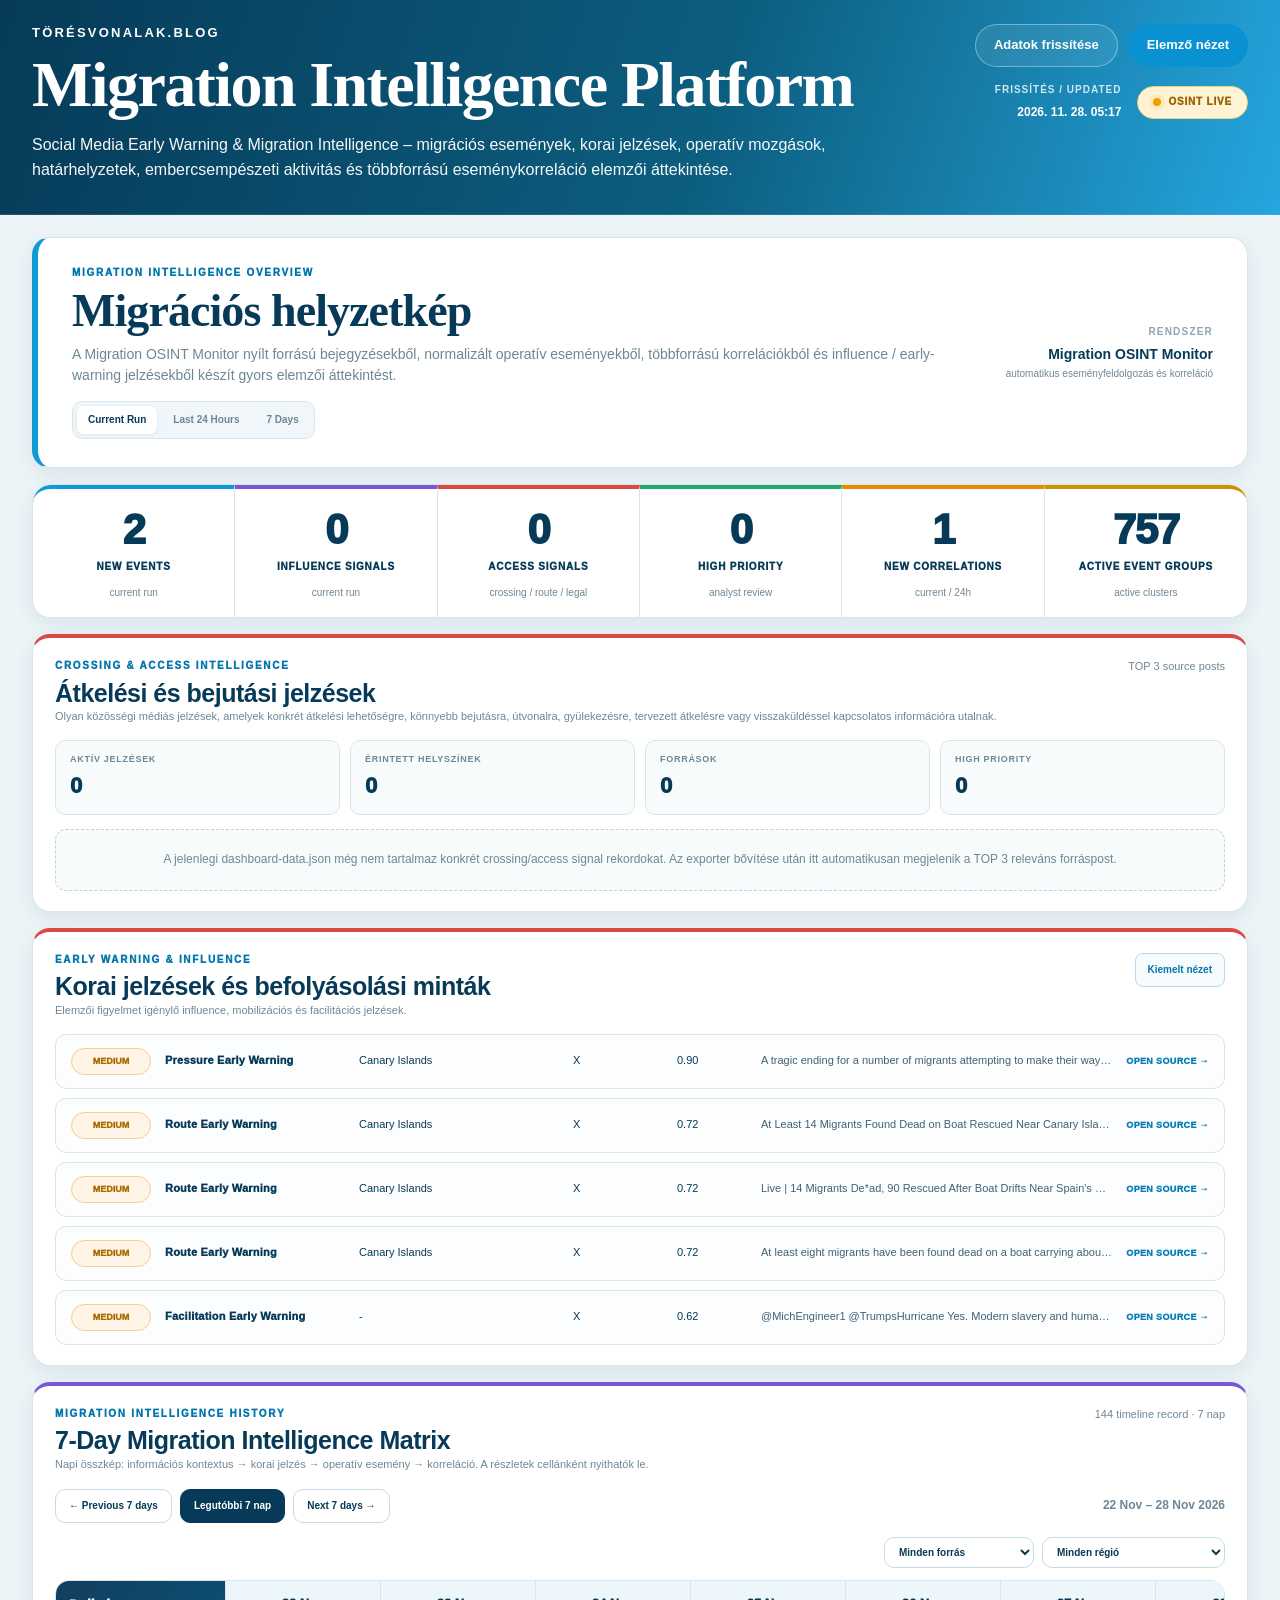
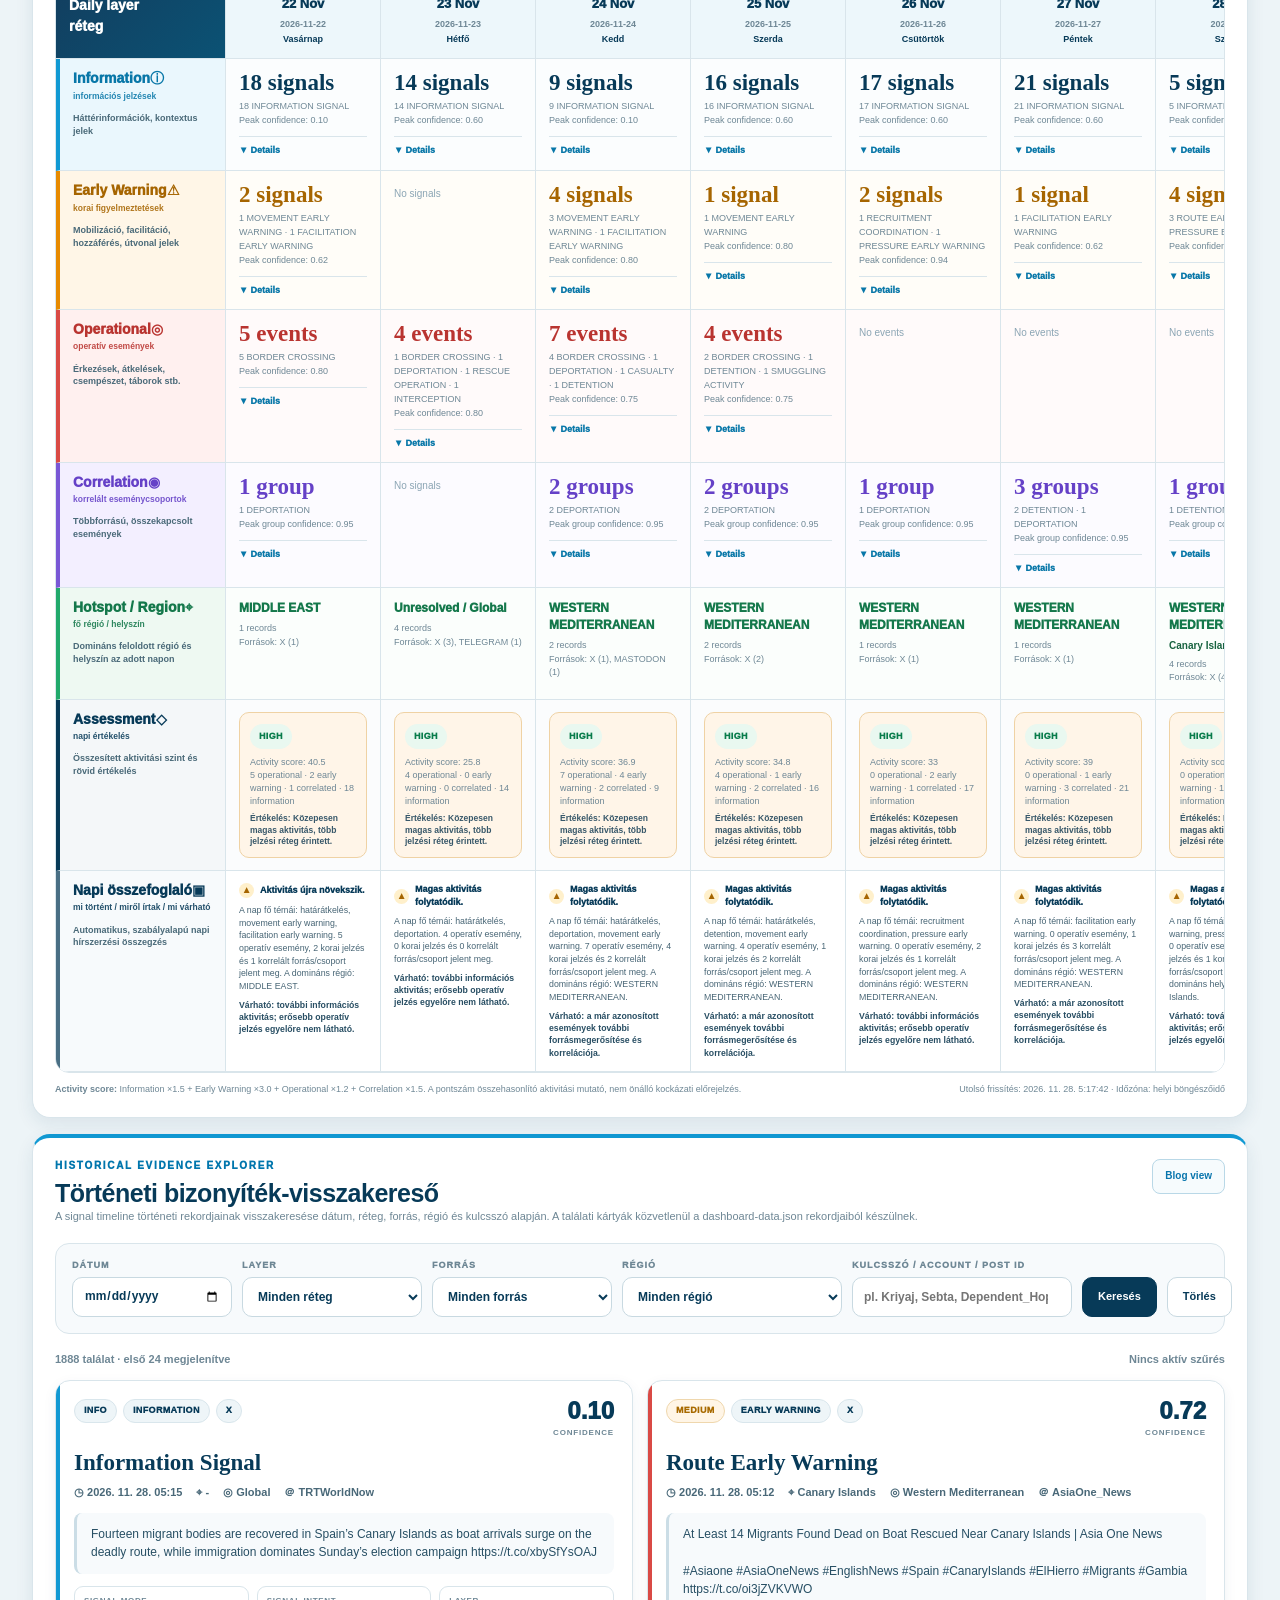
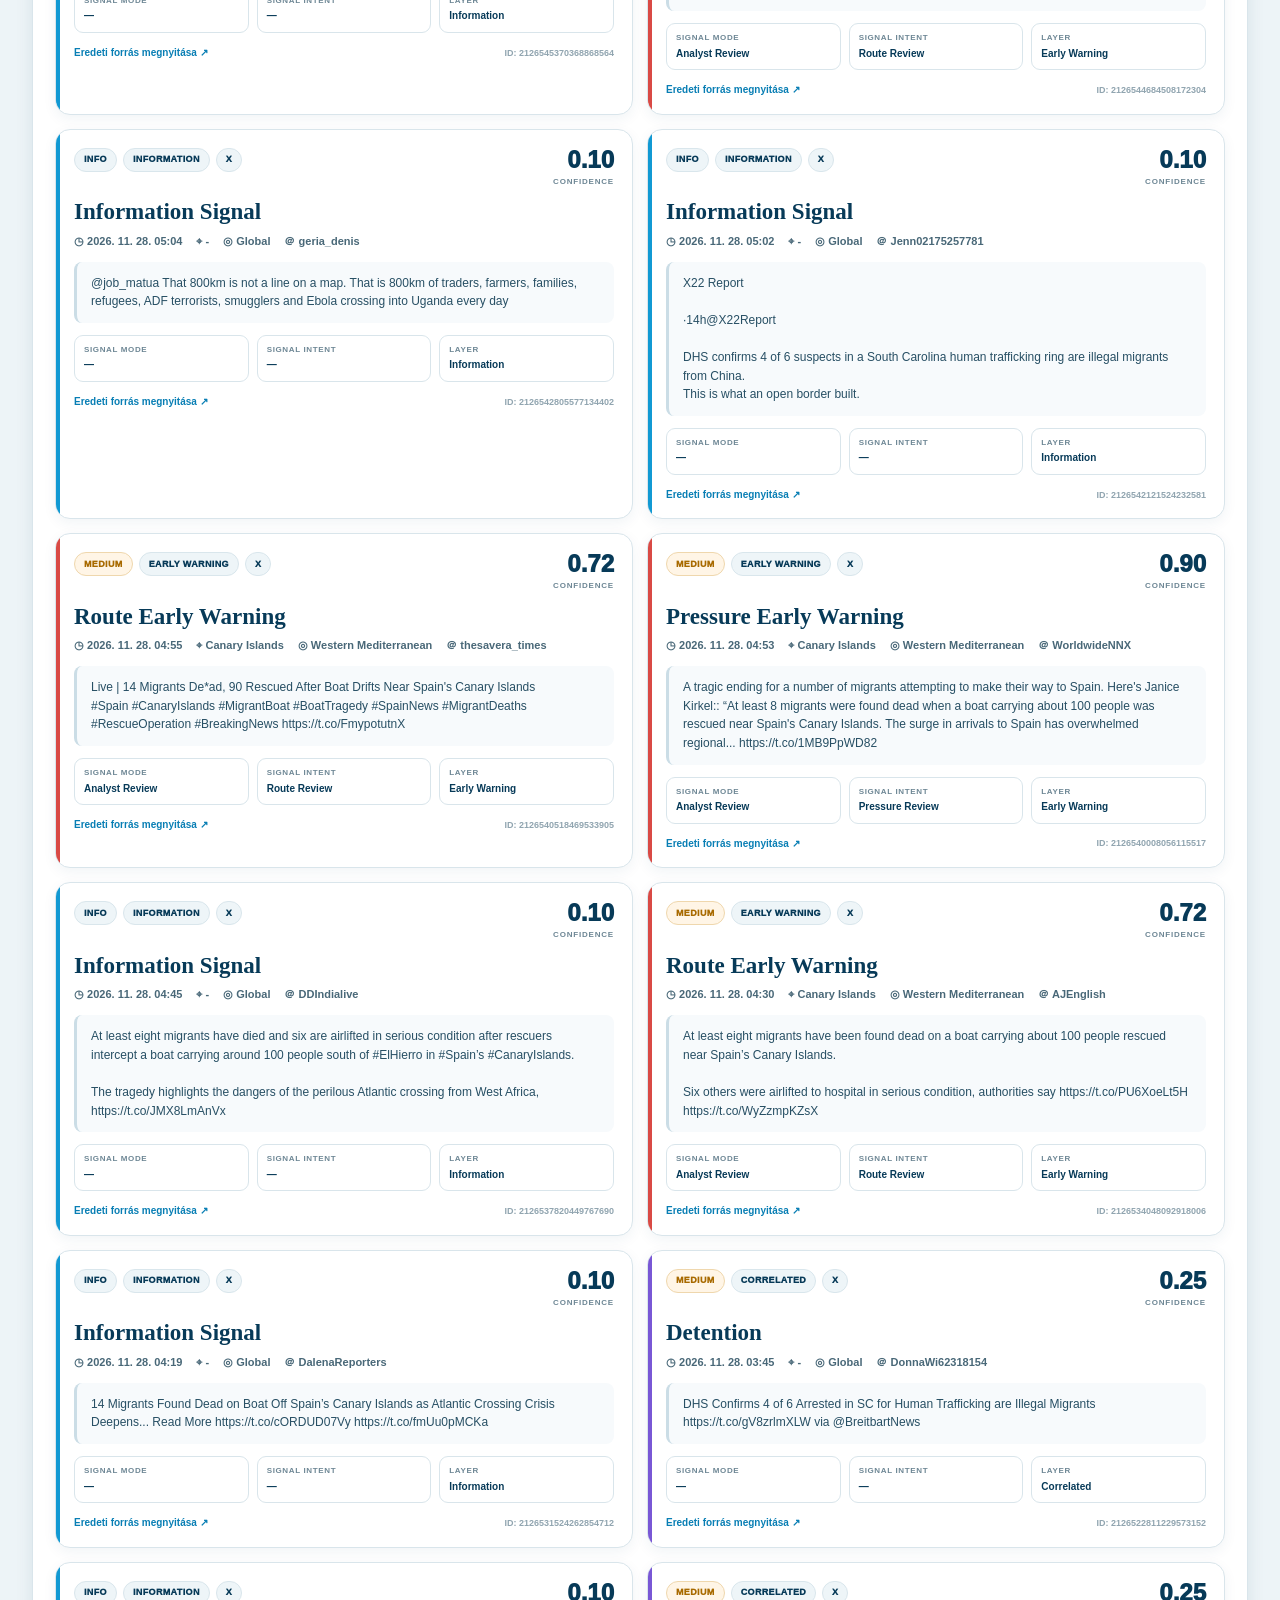
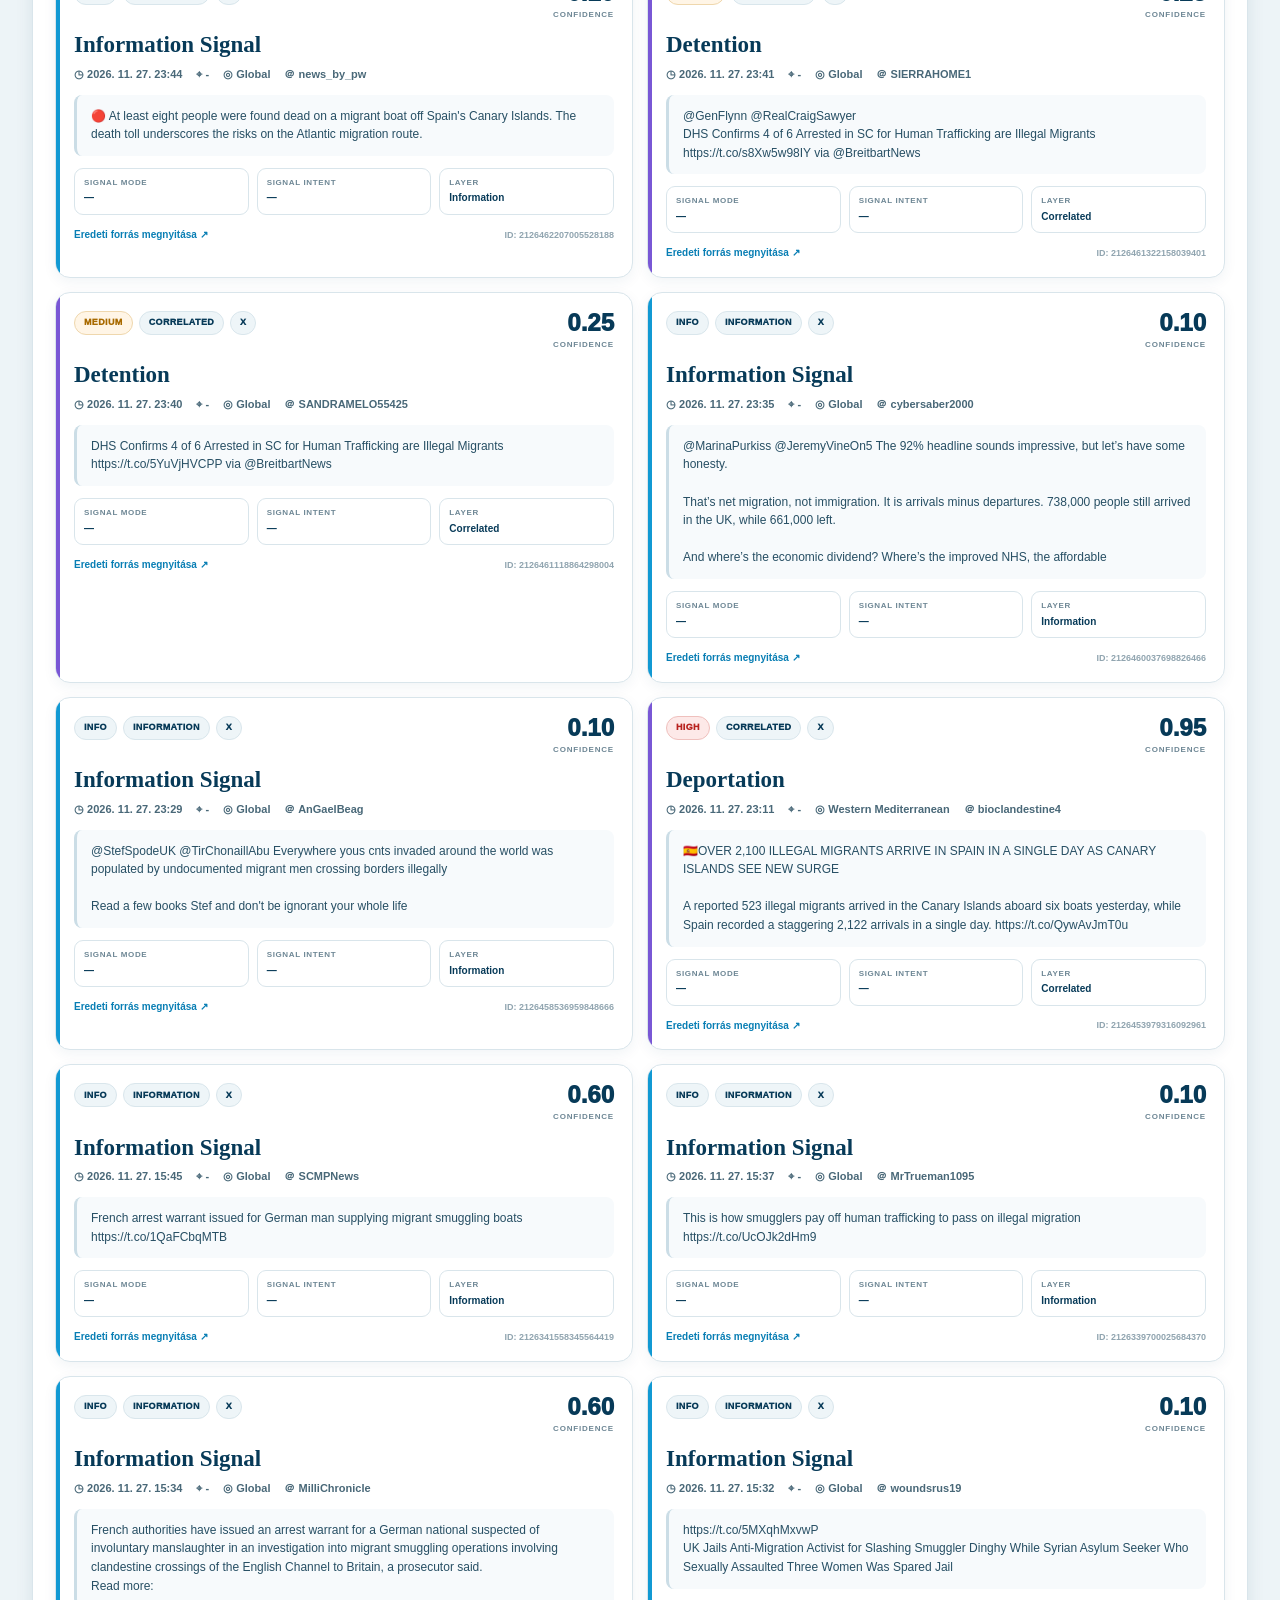
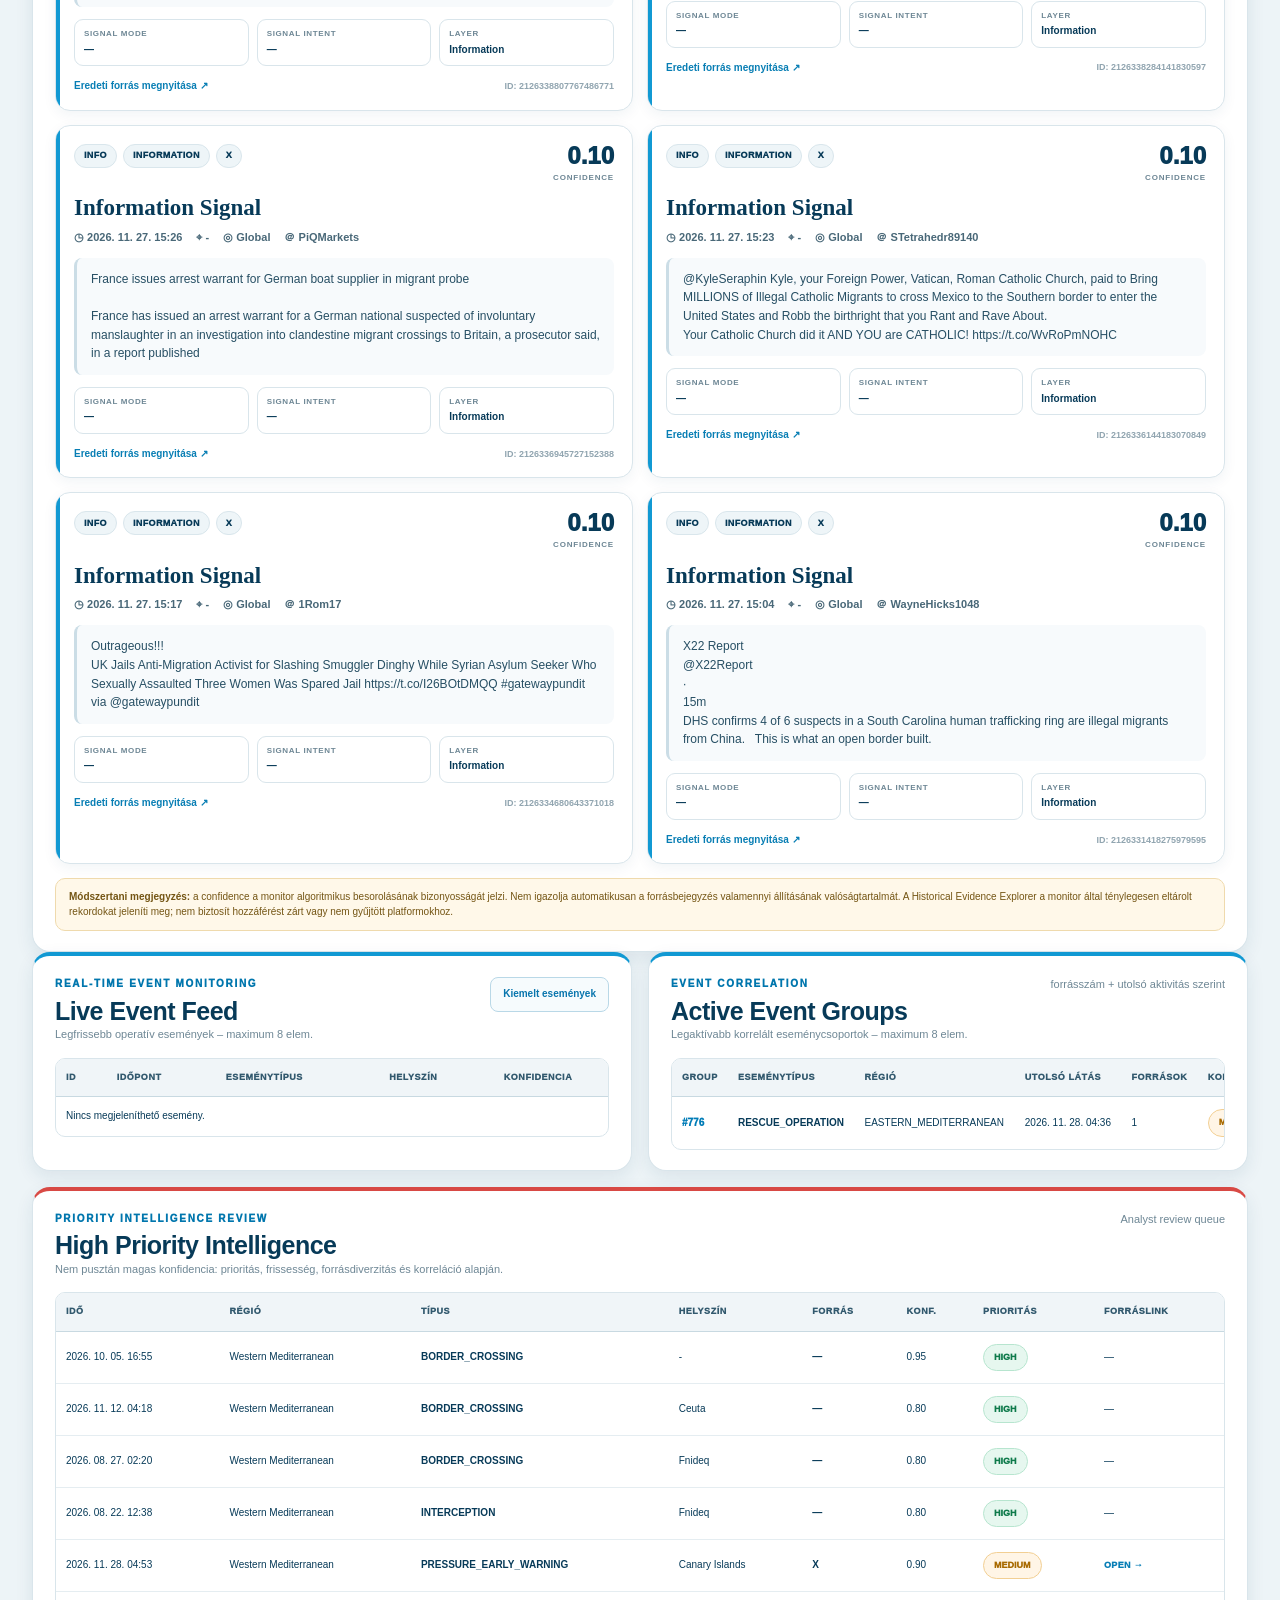
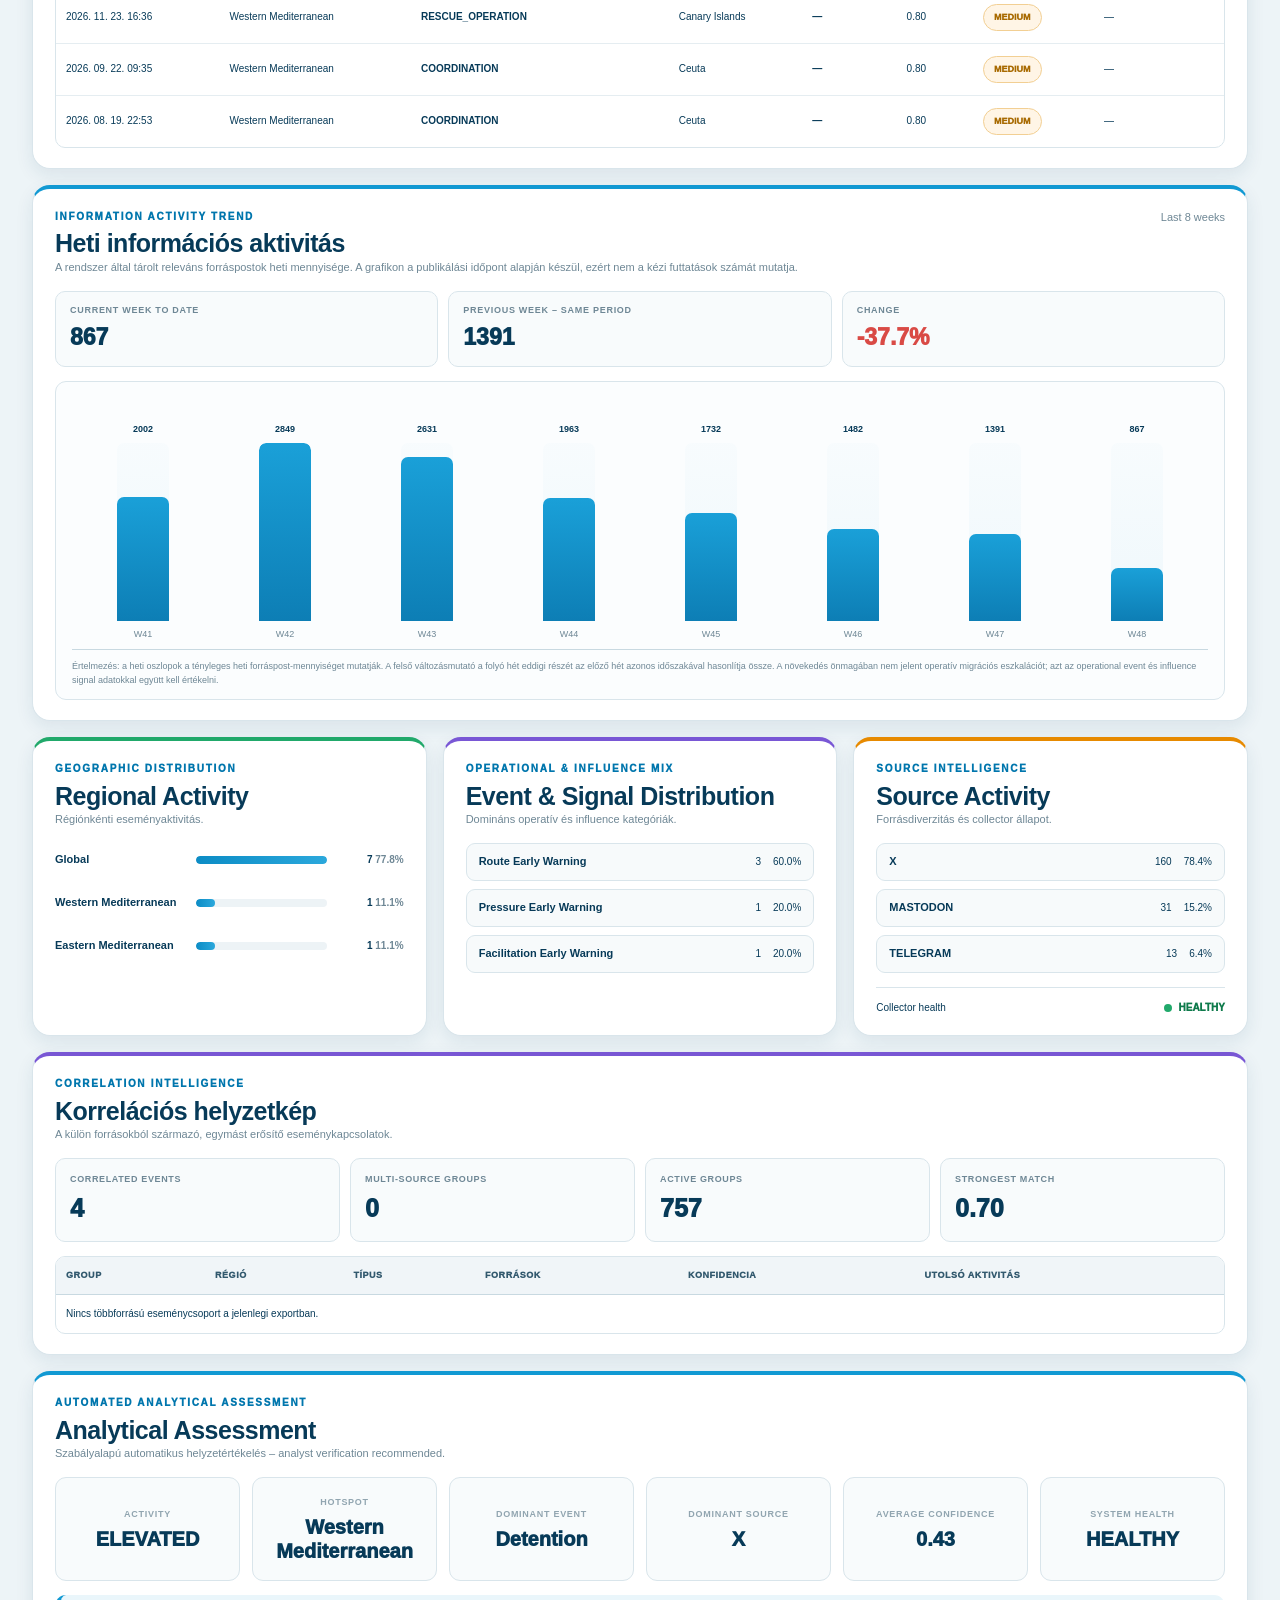
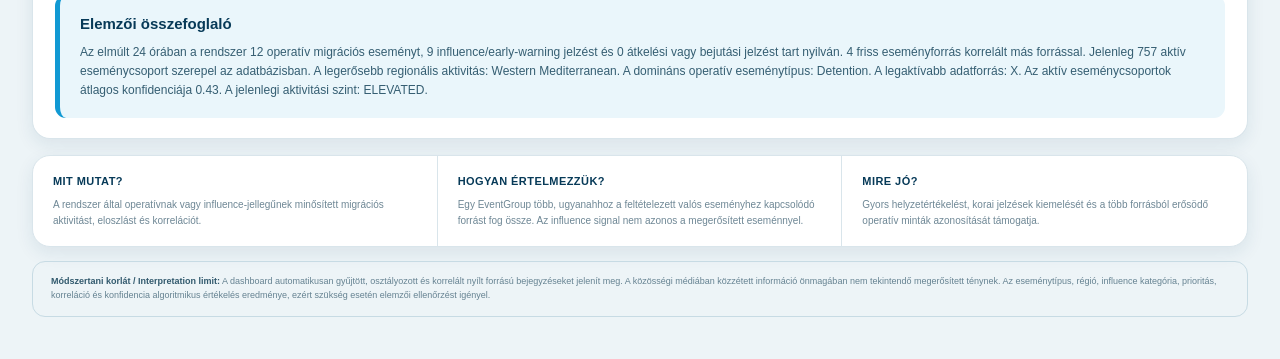
<file: index.html>
<!DOCTYPE html>
<html lang="hu">
<head>
  <meta charset="UTF-8" />
  <meta name="viewport" content="width=device-width, initial-scale=1.0" />
  <title>Migration Intelligence Platform V3 | Törésvonalak.blog</title>
  <meta name="description" content="Migration OSINT Monitor – operational migration intelligence, early warning and event correlation dashboard." />

  <style>
    :root{
      --navy:#073a58;
      --navy-2:#0b4e6d;
      --blue:#1199d3;
      --blue-2:#169fd8;
      --blue-soft:#eaf6fb;
      --green:#21a96b;
      --purple:#7957d5;
      --orange:#e78a00;
      --gold:#c89500;
      --red:#d94a45;

      --bg:#edf4f7;
      --card:#ffffff;
      --card-soft:#f7fafc;
      --line:#d9e5eb;
      --line-2:#c8d9e1;

      --text:#073a58;
      --muted:#6e8795;
      --muted-2:#91a5b0;

      --high-bg:#e6f7ef;
      --high:#0e7a4b;
      --med-bg:#fff5e6;
      --med:#a86a00;
      --low-bg:#fff0ef;
      --low:#c9322d;
      --critical-bg:#fde9e8;
      --critical:#b8231f;

      --shadow:0 6px 18px rgba(24, 70, 95, .09);
      --radius:18px;
      --radius-sm:11px;

      --max:1660px;
    }

    *{box-sizing:border-box}

    html{scroll-behavior:smooth}

    body{
      margin:0;
      background:var(--bg);
      color:var(--text);
      font-family:Inter, ui-sans-serif, -apple-system, BlinkMacSystemFont, "Segoe UI", Arial, sans-serif;
      line-height:1.45;
    }

    button, select, input{font:inherit}

    a{color:inherit}

    .shell{
      width:min(var(--max), calc(100% - 64px));
      margin:0 auto;
    }

    /* =====================================================
       HEADER
       ===================================================== */

    .topbar{
      background:linear-gradient(108deg, #063a58 0%, #0c5e7f 56%, #25a6df 100%);
      color:#fff;
      padding:24px 0 32px;
      border-bottom:1px solid rgba(255,255,255,.12);
    }

    .topbar-grid{
      display:grid;
      grid-template-columns:minmax(0, 1fr) auto;
      gap:36px;
      align-items:start;
    }

    .brand-eyebrow{
      font-size:13px;
      letter-spacing:.17em;
      font-weight:900;
      margin-bottom:10px;
    }

    h1{
      font-family:Georgia, "Times New Roman", serif;
      font-size:clamp(44px, 5vw, 74px);
      line-height:1;
      margin:0;
      letter-spacing:-.025em;
      color:#fff;
      font-weight:700;
    }

    .subtitle{
      max-width:1040px;
      margin:16px 0 0;
      font-size:16px;
      line-height:1.55;
      color:rgba(255,255,255,.96);
    }

    .header-actions{
      display:flex;
      flex-direction:column;
      align-items:flex-end;
      gap:16px;
      min-width:320px;
    }

    .action-row{
      display:flex;
      gap:10px;
      flex-wrap:wrap;
      justify-content:flex-end;
    }

    .header-btn{
      border:1px solid rgba(255,255,255,.36);
      color:#fff;
      background:rgba(255,255,255,.08);
      padding:11px 18px;
      border-radius:999px;
      font-size:13px;
      font-weight:800;
      cursor:pointer;
      transition:.18s ease;
    }

    .header-btn.primary{
      background:#0a91d1;
      border-color:#0a91d1;
    }

    .header-btn:hover{
      transform:translateY(-1px);
      background:rgba(255,255,255,.14);
    }

    .header-status{
      display:grid;
      grid-template-columns:auto auto;
      gap:7px 16px;
      align-items:center;
      text-align:right;
    }

    .status-label{
      grid-column:1;
      color:rgba(255,255,255,.8);
      letter-spacing:.1em;
      font-size:10px;
      font-weight:900;
      text-transform:uppercase;
    }

    .updated-value{
      grid-column:1;
      font-size:12px;
      font-weight:850;
    }

    .live-badge{
      grid-column:2;
      grid-row:1 / span 2;
      align-self:center;
      display:inline-flex;
      align-items:center;
      gap:7px;
      background:#fff3d5;
      color:#9a6200;
      border:1px solid #f1d07e;
      border-radius:999px;
      padding:8px 15px;
      font-size:10px;
      letter-spacing:.08em;
      font-weight:950;
    }

    .live-dot{
      width:8px;
      height:8px;
      background:#f0a000;
      border-radius:50%;
      box-shadow:0 0 0 4px rgba(240,160,0,.12);
    }

    /* =====================================================
       MAIN / COMMON
       ===================================================== */

    main{padding:22px 0 42px}

    .panel{
      background:var(--card);
      border:1px solid var(--line);
      border-radius:var(--radius);
      box-shadow:var(--shadow);
      overflow:hidden;
    }

    .accent-blue{border-top:4px solid var(--blue)}
    .accent-green{border-top:4px solid var(--green)}
    .accent-purple{border-top:4px solid var(--purple)}
    .accent-orange{border-top:4px solid var(--orange)}
    .accent-red{border-top:4px solid var(--red)}

    .hero-card{
      padding:28px 34px;
      display:grid;
      grid-template-columns:minmax(0, 1fr) auto;
      gap:28px;
      align-items:center;
      border-left:6px solid var(--blue);
      margin-bottom:16px;
    }

    .eyebrow{
      color:#0076ad;
      font-size:10px;
      letter-spacing:.17em;
      font-weight:950;
      text-transform:uppercase;
      margin-bottom:6px;
    }

    .hero-card h2{
      font-family:Georgia, "Times New Roman", serif;
      font-size:46px;
      line-height:1.03;
      margin:0 0 10px;
      color:var(--navy);
      letter-spacing:-.02em;
    }

    .hero-copy{
      margin:0;
      max-width:1080px;
      color:var(--muted);
      font-size:14px;
    }

    .hero-system{
      text-align:right;
      min-width:210px;
    }

    .hero-system .label{
      color:var(--muted-2);
      font-size:10px;
      font-weight:900;
      letter-spacing:.12em;
      text-transform:uppercase;
    }

    .hero-system .value{
      margin-top:5px;
      font-weight:900;
      font-size:14px;
    }

    .hero-system .sub{
      margin-top:2px;
      color:var(--muted);
      font-size:10px;
    }

    .time-tabs{
      margin-top:16px;
      display:inline-flex;
      gap:5px;
      background:#f0f6f9;
      border:1px solid var(--line);
      padding:4px;
      border-radius:10px;
    }

    .time-tab{
      border:0;
      background:transparent;
      color:var(--muted);
      border-radius:7px;
      padding:7px 11px;
      font-size:10px;
      font-weight:850;
      cursor:pointer;
    }

    .time-tab.active{
      background:#fff;
      color:var(--navy);
      box-shadow:0 1px 4px rgba(0,0,0,.08);
    }

    /* =====================================================
       KPIs
       ===================================================== */

    .kpi-grid{
      display:grid;
      grid-template-columns:repeat(6, 1fr);
      margin-bottom:16px;
    }

    .kpi{
      min-height:132px;
      background:#fff;
      border-top:4px solid var(--blue);
      border-right:1px solid var(--line);
      padding:20px 16px 15px;
      text-align:center;
    }

    .kpi:first-child{border-radius:var(--radius) 0 0 var(--radius)}
    .kpi:last-child{
      border-radius:0 var(--radius) var(--radius) 0;
      border-right:0;
    }

    .kpi:nth-child(2){border-top-color:var(--purple)}
    .kpi:nth-child(3){border-top-color:var(--red)}
    .kpi:nth-child(4){border-top-color:var(--green)}
    .kpi:nth-child(5){border-top-color:var(--orange)}
    .kpi:nth-child(6){border-top-color:var(--gold)}

    .kpi-value{
      font-size:42px;
      line-height:1;
      font-weight:950;
      letter-spacing:-.03em;
      margin-bottom:10px;
    }

    .kpi-label{
      font-size:10px;
      line-height:1.25;
      text-transform:uppercase;
      letter-spacing:.08em;
      font-weight:950;
    }

    .kpi-sub{
      margin-top:12px;
      font-size:10px;
      color:var(--muted);
    }

    /* =====================================================
       SECTION HEADERS
       ===================================================== */

    .section-pad{padding:21px 22px 20px}

    .section-head{
      display:flex;
      align-items:flex-start;
      justify-content:space-between;
      gap:18px;
      margin-bottom:15px;
    }

    .section-head h3{
      margin:2px 0 2px;
      font-size:25px;
      line-height:1.1;
      letter-spacing:-.02em;
    }

    .section-sub{
      color:var(--muted);
      font-size:11px;
    }

    .section-action{
      border:1px solid #b9d8e7;
      background:#f6fbfd;
      color:#0875ad;
      border-radius:8px;
      padding:9px 12px;
      font-size:10px;
      font-weight:900;
      cursor:pointer;
      white-space:nowrap;
    }

    /* =====================================================
       EARLY WARNING
       ===================================================== */

    .warning-panel{
      margin-bottom:16px;
    }

    .warning-list{
      display:grid;
      gap:9px;
    }

    .warning-item{
      display:grid;
      grid-template-columns:80px minmax(180px, .75fr) minmax(200px, .8fr) 90px 70px minmax(260px, 1.6fr) auto;
      align-items:center;
      gap:14px;
      padding:13px 15px;
      border:1px solid var(--line);
      background:#fbfdfe;
      border-radius:11px;
    }

    .priority-badge,
    .conf-badge,
    .state-badge{
      display:inline-flex;
      justify-content:center;
      align-items:center;
      border-radius:999px;
      padding:6px 10px;
      font-size:9px;
      font-weight:950;
      text-transform:uppercase;
      white-space:nowrap;
      border:1px solid transparent;
    }

    .priority-high,.conf-high{
      background:var(--high-bg);
      color:var(--high);
      border-color:#b7e5cf;
    }

    .priority-medium,.conf-medium{
      background:var(--med-bg);
      color:var(--med);
      border-color:#f2cf93;
    }

    .priority-low,.conf-low{
      background:var(--low-bg);
      color:var(--low);
      border-color:#f0c0bd;
    }

    .priority-critical{
      background:var(--critical-bg);
      color:var(--critical);
      border-color:#eeaaa6;
    }

    .warning-type{
      font-size:11px;
      font-weight:950;
      letter-spacing:.02em;
    }

    .warning-location,
    .warning-source,
    .warning-confidence{
      font-size:11px;
    }

    .warning-summary{
      font-size:11px;
      color:#426274;
      white-space:nowrap;
      overflow:hidden;
      text-overflow:ellipsis;
    }

    .source-link{
      color:#087eb6;
      text-decoration:none;
      font-size:9px;
      font-weight:950;
      text-transform:uppercase;
      letter-spacing:.04em;
      white-space:nowrap;
    }

    .empty-state{
      border:1px dashed #bcd4df;
      background:#f8fbfc;
      border-radius:11px;
      padding:21px;
      color:var(--muted);
      font-size:12px;
      text-align:center;
    }

    /* =====================================================
       TABLES
       ===================================================== */

    .two-col{
      display:grid;
      grid-template-columns:1fr 1fr;
      gap:16px;
      margin-bottom:16px;
    }

    .table-wrap{
      overflow:auto;
      border:1px solid var(--line);
      border-radius:10px;
    }

    table{
      width:100%;
      border-collapse:collapse;
      min-width:690px;
    }

    th{
      background:#f0f5f8;
      color:#32596e;
      font-size:9px;
      letter-spacing:.06em;
      text-transform:uppercase;
      font-weight:950;
      text-align:left;
      padding:12px 10px;
      border-bottom:1px solid var(--line-2);
      white-space:nowrap;
    }

    td{
      font-size:10px;
      padding:12px 10px;
      border-bottom:1px solid #e5edf1;
      white-space:nowrap;
      vertical-align:middle;
    }

    tbody tr:last-child td{border-bottom:0}
    tbody tr:hover{background:#fbfdfe}

    .id-link{
      color:#007cb7;
      font-weight:950;
      text-decoration:none;
    }

    .type-cell{font-weight:900}

    .text-clip{
      max-width:330px;
      overflow:hidden;
      text-overflow:ellipsis;
    }

    /* =====================================================
       PRIORITY
       ===================================================== */

    .priority-panel{margin-bottom:16px}

    /* =====================================================
       ANALYTICS GRID
       ===================================================== */

    .analytics-grid{
      display:grid;
      grid-template-columns:1fr 1fr 1fr;
      gap:16px;
      margin-bottom:16px;
    }

    .rank-list{
      display:grid;
      gap:9px;
      margin-top:12px;
    }

    .rank-row{
      display:grid;
      grid-template-columns:minmax(130px, 1fr) 1.4fr auto;
      gap:11px;
      align-items:center;
      min-height:34px;
    }

    .rank-name{
      font-size:11px;
      font-weight:850;
      overflow:hidden;
      text-overflow:ellipsis;
      white-space:nowrap;
    }

    .rank-bar{
      height:8px;
      background:#edf3f6;
      border-radius:999px;
      overflow:hidden;
    }

    .rank-fill{
      height:100%;
      width:0;
      background:linear-gradient(90deg, #0c8cc5, #2ba8dc);
      border-radius:999px;
    }

    .rank-value{
      min-width:66px;
      text-align:right;
      font-size:10px;
      font-weight:900;
    }

    .trend-up{color:var(--green)}
    .trend-down{color:var(--red)}
    .trend-flat{color:var(--muted)}

    .distribution-list,
    .source-list{
      display:grid;
      gap:8px;
      margin-top:10px;
    }

    .mini-stat{
      display:grid;
      grid-template-columns:1fr auto auto;
      gap:12px;
      align-items:center;
      padding:10px 12px;
      border-radius:9px;
      background:#f7fafb;
      border:1px solid var(--line);
      font-size:10px;
    }

    .mini-stat strong{font-size:11px}

    .collector-health{
      display:flex;
      align-items:center;
      justify-content:space-between;
      gap:12px;
      margin-top:14px;
      padding-top:13px;
      border-top:1px solid var(--line);
      font-size:10px;
    }

    .health-good{
      display:inline-flex;
      gap:7px;
      align-items:center;
      color:var(--high);
      font-weight:950;
    }

    .health-dot{
      width:8px;
      height:8px;
      border-radius:50%;
      background:var(--green);
    }

    /* =====================================================
       CORRELATION
       ===================================================== */

    .corr-panel{margin-bottom:16px}

    .corr-kpis{
      display:grid;
      grid-template-columns:repeat(4, 1fr);
      gap:10px;
      margin-bottom:14px;
    }

    .corr-kpi{
      border:1px solid var(--line);
      background:#f8fbfc;
      border-radius:10px;
      padding:14px;
    }

    .corr-kpi .label{
      color:var(--muted);
      font-size:9px;
      text-transform:uppercase;
      letter-spacing:.07em;
      font-weight:900;
    }

    .corr-kpi .value{
      margin-top:4px;
      font-size:25px;
      font-weight:950;
    }

    /* =====================================================
       ASSESSMENT
       ===================================================== */

    .assessment{margin-bottom:16px}

    .assessment-grid{
      display:grid;
      grid-template-columns:repeat(6, 1fr);
      gap:12px;
      margin:14px 0;
    }

    .assessment-stat{
      min-height:104px;
      border:1px solid var(--line);
      border-radius:11px;
      background:#f8fbfc;
      display:flex;
      flex-direction:column;
      align-items:center;
      justify-content:center;
      text-align:center;
      padding:12px;
    }

    .assessment-stat .label{
      color:var(--muted-2);
      font-size:9px;
      letter-spacing:.08em;
      font-weight:900;
      text-transform:uppercase;
    }

    .assessment-stat .value{
      font-size:20px;
      font-weight:950;
      margin-top:6px;
      line-height:1.2;
    }

    .summary-box{
      border-left:5px solid var(--blue);
      background:#eaf6fb;
      border-radius:11px;
      padding:18px 20px;
    }

    .summary-box h4{
      margin:0 0 8px;
      font-size:15px;
    }

    .summary-box p{
      margin:0;
      color:#355e72;
      font-size:12px;
      line-height:1.6;
    }

    /* =====================================================
       FOOTER
       ===================================================== */

    .explainer{
      display:grid;
      grid-template-columns:repeat(3, 1fr);
      margin-bottom:14px;
    }

    .explain-cell{
      padding:18px 20px;
      border-right:1px solid var(--line);
    }

    .explain-cell:last-child{border-right:0}

    .explain-cell h5{
      margin:0 0 7px;
      font-size:11px;
      text-transform:uppercase;
      letter-spacing:.04em;
    }

    .explain-cell p{
      margin:0;
      color:var(--muted);
      font-size:10px;
      line-height:1.55;
    }

    .method-note{
      background:transparent;
      border:1px solid #c7dbe4;
      color:#658291;
      border-radius:13px;
      padding:13px 18px;
      font-size:9px;
      line-height:1.55;
    }

    .method-note strong{color:#31596d}

    /* =====================================================
       CROSSING & ACCESS INTELLIGENCE
       ===================================================== */

    .access-panel{
      margin-bottom:16px;
    }

    .access-summary{
      display:grid;
      grid-template-columns:repeat(4, minmax(0,1fr));
      gap:10px;
      margin-bottom:14px;
    }

    .access-summary-item{
      background:#f8fbfc;
      border:1px solid var(--line);
      border-radius:10px;
      padding:12px 14px;
    }

    .access-summary-item .label{
      font-size:9px;
      color:var(--muted);
      text-transform:uppercase;
      letter-spacing:.08em;
      font-weight:900;
    }

    .access-summary-item .value{
      margin-top:4px;
      font-size:22px;
      font-weight:950;
    }

    .top-posts{
      display:grid;
      grid-template-columns:repeat(3, minmax(0,1fr));
      gap:12px;
    }

    .post-card{
      position:relative;
      background:#fbfdfe;
      border:1px solid var(--line);
      border-radius:12px;
      padding:16px;
      min-height:310px;
      display:flex;
      flex-direction:column;
      gap:11px;
    }

    .post-card-header{
      display:flex;
      align-items:center;
      justify-content:space-between;
      gap:10px;
    }

    .post-card-title{
      font-size:12px;
      font-weight:950;
      line-height:1.25;
      letter-spacing:.01em;
    }

    .post-card-meta{
      display:flex;
      flex-wrap:wrap;
      gap:8px 12px;
      font-size:10px;
      color:var(--muted);
    }

    .post-card-quote{
      background:#fff;
      border:1px solid #e2ebef;
      border-radius:9px;
      padding:12px 13px;
      font-size:11px;
      line-height:1.55;
      color:#304f60;
      min-height:92px;
      overflow:hidden;
    }

    .post-card-analysis{
      border-left:4px solid var(--blue);
      background:#eef8fc;
      border-radius:8px;
      padding:11px 12px;
    }

    .post-card-analysis .label{
      font-size:8px;
      letter-spacing:.08em;
      text-transform:uppercase;
      color:#0b76ab;
      font-weight:950;
      margin-bottom:4px;
    }

    .post-card-analysis .text{
      font-size:10px;
      color:#355f73;
      line-height:1.45;
    }

    .post-card-footer{
      margin-top:auto;
      display:flex;
      justify-content:space-between;
      gap:10px;
      align-items:flex-end;
      font-size:9px;
      color:var(--muted);
    }

    .system-class{
      max-width:70%;
    }

    /* =====================================================
       INFORMATION ACTIVITY TREND
       ===================================================== */

    .history-panel{
      margin-bottom:16px;
    }

    .history-kpis{
      display:grid;
      grid-template-columns:repeat(3, 1fr);
      gap:10px;
      margin-bottom:14px;
    }

    .history-kpi{
      border:1px solid var(--line);
      background:#f8fbfc;
      border-radius:10px;
      padding:12px 14px;
    }

    .history-kpi .label{
      font-size:9px;
      color:var(--muted);
      text-transform:uppercase;
      letter-spacing:.08em;
      font-weight:900;
    }

    .history-kpi .value{
      font-size:23px;
      font-weight:950;
      margin-top:4px;
    }

    .history-chart-wrap{
      border:1px solid var(--line);
      background:#fbfdfe;
      border-radius:11px;
      padding:18px 16px 12px;
    }

    .history-chart{
      min-height:250px;
      display:flex;
      align-items:flex-end;
      gap:12px;
      padding:14px 6px 8px;
      border-bottom:1px solid var(--line-2);
      position:relative;
    }

    .history-col{
      flex:1;
      min-width:46px;
      display:flex;
      flex-direction:column;
      align-items:center;
      justify-content:flex-end;
      gap:7px;
      height:220px;
    }

    .history-value{
      font-size:9px;
      font-weight:900;
      color:var(--text);
    }

    .history-bar-shell{
      height:178px;
      width:min(52px, 70%);
      display:flex;
      align-items:flex-end;
      background:linear-gradient(to top, rgba(17,153,211,.05), rgba(17,153,211,.015));
      border-radius:7px 7px 0 0;
      overflow:hidden;
    }

    .history-bar{
      width:100%;
      height:0;
      background:linear-gradient(180deg, #1aa0d8 0%, #0d7eb5 100%);
      border-radius:7px 7px 0 0;
      min-height:2px;
    }

    .history-label{
      font-size:9px;
      color:var(--muted);
      white-space:nowrap;
    }

    .history-note{
      margin-top:10px;
      color:var(--muted);
      font-size:9px;
      line-height:1.5;
    }


    /* =====================================================
       EARLY WARNING TIMELINE
       ===================================================== */

    .timeline-panel{position:relative}

    .timeline-toolbar{
      display:flex;
      justify-content:space-between;
      align-items:center;
      gap:12px;
      flex-wrap:wrap;
      margin:18px 0 14px;
      padding:13px;
      background:var(--card-soft);
      border:1px solid var(--line);
      border-radius:14px;
    }

    .timeline-toolbar-left,
    .timeline-toolbar-right{
      display:flex;
      align-items:center;
      gap:7px;
      flex-wrap:wrap;
    }

    .timeline-filter-label{
      color:var(--muted-2);
      font-size:9px;
      font-weight:950;
      letter-spacing:.1em;
      text-transform:uppercase;
    }

    .timeline-btn{
      border:1px solid var(--line-2);
      background:#fff;
      color:var(--muted);
      padding:7px 11px;
      border-radius:999px;
      font-size:10px;
      font-weight:900;
      cursor:pointer;
    }

    .timeline-btn.active{
      background:var(--navy);
      color:#fff;
      border-color:var(--navy);
    }

    .timeline-layer-btn[data-layer="INFORMATION"].active{
      background:var(--blue);border-color:var(--blue)
    }
    .timeline-layer-btn[data-layer="EARLY_WARNING"].active{
      background:var(--orange);border-color:var(--orange)
    }
    .timeline-layer-btn[data-layer="OPERATIONAL"].active{
      background:var(--red);border-color:var(--red)
    }
    .timeline-layer-btn[data-layer="CORRELATED"].active{
      background:var(--purple);border-color:var(--purple)
    }

    .timeline-select{
      min-width:145px;
      border:1px solid var(--line-2);
      background:#fff;
      color:var(--navy);
      border-radius:10px;
      padding:8px 10px;
      font-size:10px;
      font-weight:850;
    }

    .timeline-summary{
      display:grid;
      grid-template-columns:repeat(4,minmax(0,1fr));
      gap:9px;
      margin-bottom:15px;
    }

    .timeline-summary-card{
      position:relative;
      background:#fff;
      border:1px solid var(--line);
      border-radius:12px;
      padding:12px 14px 12px 16px;
      overflow:hidden;
    }

    .timeline-summary-card::before{
      content:"";
      position:absolute;
      left:0;top:0;bottom:0;
      width:4px;
      background:var(--blue);
    }
    .timeline-summary-card.warning::before{background:var(--orange)}
    .timeline-summary-card.operational::before{background:var(--red)}
    .timeline-summary-card.correlated::before{background:var(--purple)}

    .timeline-summary-label{
      color:var(--muted);
      font-size:9px;
      font-weight:950;
      letter-spacing:.08em;
      text-transform:uppercase;
    }

    .timeline-summary-value{
      margin-top:4px;
      color:var(--navy);
      font-size:25px;
      line-height:1;
      font-weight:950;
    }

    .timeline-summary-sub{
      margin-top:4px;
      color:var(--muted-2);
      font-size:9px;
    }

    .timeline-list{
      position:relative;
      padding:2px 0;
    }

    .timeline-list::before{
      content:"";
      position:absolute;
      left:114px;
      top:8px;
      bottom:8px;
      width:2px;
      background:#d7e5eb;
    }

    .timeline-item{
      display:grid;
      grid-template-columns:94px 40px minmax(0,1fr);
      gap:0 10px;
      padding:7px 0;
      position:relative;
    }

    .timeline-time{
      text-align:right;
      padding-top:11px;
    }

    .timeline-time-main{
      color:var(--navy);
      font-size:11px;
      font-weight:950;
    }

    .timeline-time-date{
      color:var(--muted-2);
      font-size:9px;
      font-weight:800;
      margin-top:2px;
    }

    .timeline-marker-wrap{
      display:flex;
      justify-content:center;
      padding-top:12px;
      z-index:2;
    }

    .timeline-marker{
      width:15px;
      height:15px;
      border-radius:50%;
      border:4px solid #fff;
      background:var(--blue);
      box-shadow:0 0 0 2px var(--blue);
    }

    .layer-EARLY_WARNING .timeline-marker{
      background:var(--orange);box-shadow:0 0 0 2px var(--orange)
    }
    .layer-OPERATIONAL .timeline-marker{
      background:var(--red);box-shadow:0 0 0 2px var(--red)
    }
    .layer-CORRELATED .timeline-marker{
      background:var(--purple);box-shadow:0 0 0 2px var(--purple)
    }

    .timeline-card{
      background:#fff;
      border:1px solid var(--line);
      border-left:4px solid var(--blue);
      border-radius:12px;
      padding:12px 14px;
      transition:.15s ease;
    }

    .timeline-card:hover{
      border-color:#b7d3df;
      box-shadow:0 5px 14px rgba(24,70,95,.07);
      transform:translateY(-1px);
    }

    .layer-EARLY_WARNING .timeline-card{border-left-color:var(--orange)}
    .layer-OPERATIONAL .timeline-card{border-left-color:var(--red)}
    .layer-CORRELATED .timeline-card{border-left-color:var(--purple)}

    .timeline-card-head{
      display:flex;
      justify-content:space-between;
      align-items:flex-start;
      gap:10px;
      margin-bottom:7px;
    }

    .timeline-card-title{
      display:flex;
      gap:6px;
      flex-wrap:wrap;
      align-items:center;
      min-width:0;
    }

    .timeline-layer-badge,
    .timeline-type-badge,
    .timeline-priority{
      display:inline-flex;
      align-items:center;
      border-radius:999px;
      padding:5px 7px;
      font-size:8px;
      line-height:1;
      font-weight:950;
      letter-spacing:.05em;
      text-transform:uppercase;
    }

    .timeline-layer-badge{background:var(--blue-soft);color:#0877a8}
    .layer-EARLY_WARNING .timeline-layer-badge{background:#fff3dd;color:#a66500}
    .layer-OPERATIONAL .timeline-layer-badge{background:#fff0ef;color:#b93430}
    .layer-CORRELATED .timeline-layer-badge{background:#f1edff;color:#6541c7}

    .timeline-type-badge{
      background:#eef4f7;
      color:var(--navy);
      max-width:300px;
      white-space:nowrap;
      overflow:hidden;
      text-overflow:ellipsis;
    }

    .timeline-priority{background:#eef4f7;color:var(--muted)}
    .timeline-priority.high{background:var(--high-bg);color:var(--high)}
    .timeline-priority.medium{background:var(--med-bg);color:var(--med)}
    .timeline-priority.low{background:var(--low-bg);color:var(--low)}
    .timeline-priority.info{background:var(--blue-soft);color:#0877a8}

    .timeline-meta{
      display:flex;
      gap:5px 12px;
      flex-wrap:wrap;
      margin-bottom:6px;
      color:var(--muted);
      font-size:9px;
      font-weight:750;
    }

    .timeline-meta strong{color:var(--navy);font-weight:900}

    .timeline-text{
      margin:0;
      color:#3d5969;
      font-size:11px;
      line-height:1.48;
      white-space:pre-line;
    }

    .timeline-foot{
      display:flex;
      justify-content:space-between;
      align-items:center;
      gap:10px;
      margin-top:8px;
      padding-top:7px;
      border-top:1px solid #edf2f5;
    }

    .timeline-foot-left{
      display:flex;
      gap:9px;
      flex-wrap:wrap;
      color:var(--muted-2);
      font-size:8px;
    }

    .timeline-source-link{
      color:#087eb3;
      font-size:9px;
      font-weight:900;
      text-decoration:none;
    }

    .timeline-source-link:hover{text-decoration:underline}

    .timeline-empty{
      margin:10px 0 2px 154px;
      background:var(--card-soft);
      border:1px dashed var(--line-2);
      border-radius:12px;
      padding:17px;
      color:var(--muted);
      text-align:center;
      font-size:11px;
    }

    .timeline-load-more{
      display:flex;
      justify-content:center;
      padding-top:12px;
    }

    .timeline-method-note{
      margin-top:13px;
      padding:10px 12px;
      border:1px solid var(--line);
      border-radius:11px;
      background:var(--card-soft);
      color:var(--muted);
      font-size:9px;
      line-height:1.5;
    }


    /* =====================================================
       RESPONSIVE
       ===================================================== */

    @media (max-width:1250px){
      .shell{width:min(var(--max), calc(100% - 36px))}
      .kpi-grid{grid-template-columns:repeat(3, 1fr); gap:1px}
      .kpi{border-radius:0 !important}
      .analytics-grid{grid-template-columns:1fr}
      .top-posts{grid-template-columns:1fr}
      .access-summary{grid-template-columns:repeat(2,1fr)}
      .assessment-grid{grid-template-columns:repeat(3, 1fr)}
      .warning-item{
        grid-template-columns:80px 1fr 1fr 80px;
      }
      .warning-summary{grid-column:2 / span 2}
      .source-link{grid-column:4}
    }

    @media (max-width:900px){
      .timeline-summary{grid-template-columns:repeat(2,minmax(0,1fr))}
      .timeline-list::before{left:20px}
      .timeline-item{grid-template-columns:40px minmax(0,1fr);gap:0 7px}
      .timeline-time{grid-column:2;text-align:left;padding:0 0 4px}
      .timeline-marker-wrap{grid-column:1;grid-row:1 / span 2;padding-top:18px}
      .timeline-card{grid-column:2}
      .timeline-empty{margin-left:0}
      .topbar-grid{grid-template-columns:1fr}
      .header-actions{align-items:flex-start; min-width:0}
      .action-row{justify-content:flex-start}
      .header-status{text-align:left}
      .two-col{grid-template-columns:1fr}
      .hero-card{grid-template-columns:1fr}
      .hero-system{text-align:left}
      .corr-kpis{grid-template-columns:repeat(2,1fr)}
      .explainer{grid-template-columns:1fr}
      .explain-cell{border-right:0;border-bottom:1px solid var(--line)}
    }

    @media (max-width:640px){
      .timeline-summary{grid-template-columns:1fr 1fr}
      .timeline-toolbar{align-items:flex-start}
      .timeline-toolbar-left,.timeline-toolbar-right{width:100%}
      .timeline-select{flex:1;min-width:120px}
      .timeline-card-head{flex-direction:column}
      .shell{width:min(var(--max), calc(100% - 20px))}
      .topbar{padding-top:18px}
      .kpi-grid{grid-template-columns:repeat(2, 1fr)}
      .assessment-grid{grid-template-columns:repeat(2, 1fr)}
      .access-summary{grid-template-columns:1fr}
      .history-kpis{grid-template-columns:1fr}
      .warning-item{grid-template-columns:1fr}
      .warning-summary,.source-link{grid-column:auto}
      .hero-card h2{font-size:36px}
    }
  

    /* =====================================================
       7-DAY MIGRATION INTELLIGENCE MATRIX
       ===================================================== */
    .matrix-panel{position:relative;overflow:hidden}
    .matrix-nav{display:flex;justify-content:space-between;align-items:center;gap:12px;flex-wrap:wrap;margin:16px 0 14px}
    .matrix-nav-left{display:flex;gap:8px;flex-wrap:wrap}
    .matrix-nav-btn{border:1px solid var(--line-2);background:#fff;color:var(--navy);border-radius:10px;padding:9px 13px;font-size:10px;font-weight:900;cursor:pointer}
    .matrix-nav-btn:hover{border-color:#9fc8d9;background:#f7fbfd}
    .matrix-range{color:var(--muted);font-size:12px;font-weight:900}
    .matrix-filterbar{display:flex;justify-content:flex-end;gap:8px;flex-wrap:wrap;margin-bottom:12px}
    .matrix-select{min-width:150px;border:1px solid var(--line-2);background:#fff;color:var(--navy);border-radius:10px;padding:8px 10px;font-size:10px;font-weight:850}
    .matrix-scroll{overflow-x:auto;border:1px solid var(--line);border-radius:14px;background:#fff}
    .matrix-grid{display:grid;grid-template-columns:170px repeat(7,minmax(155px,1fr));min-width:1255px}
    .matrix-cell{border-right:1px solid var(--line);border-bottom:1px solid var(--line);padding:12px 13px;min-height:112px}
    .matrix-grid > .matrix-cell:nth-child(8n){border-right:0}
    .matrix-head{min-height:72px;background:#edf7fb;text-align:center;padding-top:14px}
    .matrix-corner{background:linear-gradient(135deg,#123e5f,#0b5274);color:#fff;text-align:left;font-size:14px;font-weight:950}
    .matrix-day-name{font-size:13px;font-weight:950;color:var(--navy)}
    .matrix-day-date{margin-top:4px;font-size:9px;color:var(--muted);font-weight:800}
    .matrix-today{box-shadow:inset 0 4px 0 var(--blue)}
    .matrix-row-label{font-size:15px;font-weight:950;display:flex;align-items:flex-start}
    .matrix-label-information{background:#eaf7fd;color:#0877a8;border-left:4px solid var(--blue)}
    .matrix-label-warning{background:#fff6e7;color:#a66500;border-left:4px solid var(--orange)}
    .matrix-label-operational{background:#fff0ef;color:#b93430;border-left:4px solid var(--red)}
    .matrix-label-correlated{background:#f3efff;color:#6541c7;border-left:4px solid var(--purple)}
    .matrix-label-hotspot{background:#eef9f2;color:#14784b;border-left:4px solid var(--green)}
    .matrix-label-assessment{background:#f4f7f9;color:var(--navy);border-left:4px solid var(--navy)}
    .matrix-data-information{background:#fbfdfe}.matrix-data-warning{background:#fffdf8}.matrix-data-operational{background:#fffafa}.matrix-data-correlated{background:#fcfbff}.matrix-data-hotspot{background:#fbfefc}.matrix-data-assessment{background:#fbfcfd}
    .matrix-count{font-family:Georgia,'Times New Roman',serif;font-size:23px;line-height:1;color:var(--navy);font-weight:900;margin-bottom:6px}
    .matrix-count.warning{color:#a66500}.matrix-count.operational{color:#b93430}.matrix-count.correlated{color:#6541c7}
    .matrix-breakdown{font-size:9px;line-height:1.55;color:var(--muted);min-height:28px}
    .matrix-empty{font-size:10px;color:#8ba5b4;padding-top:4px}
    .matrix-details{margin-top:8px;border-top:1px solid var(--line);padding-top:7px}
    .matrix-details summary{cursor:pointer;color:#0877a8;font-size:9px;font-weight:950;list-style:none}.matrix-details summary::-webkit-details-marker{display:none}
    .matrix-detail-item{padding:6px 0;border-top:1px dashed #dbe8ee;font-size:8.5px;line-height:1.4;color:var(--muted)}
    .matrix-detail-item:first-of-type{margin-top:6px}.matrix-detail-time{font-weight:950;color:var(--navy)}
    .matrix-detail-link{color:#0877a8;text-decoration:none;font-weight:900}
    .matrix-hotspot-main{font-size:12px;font-weight:950;color:#14784b;margin-bottom:5px}.matrix-hotspot-sub{font-size:9px;color:var(--muted);line-height:1.5}
    .matrix-assessment-badge{display:inline-flex;border-radius:999px;padding:6px 9px;font-size:9px;font-weight:950;letter-spacing:.04em}.matrix-assessment-badge.normal{background:#eef4f7;color:#627b89}.matrix-assessment-badge.elevated{background:#fff3dd;color:#a66500}.matrix-assessment-badge.high{background:#e9f8f0;color:#087c4b}.matrix-assessment-badge.critical{background:#fff0ef;color:#b93430}
    .matrix-assessment-score{margin-top:7px;font-size:9px;color:var(--muted);line-height:1.45}
    .matrix-legend{margin-top:10px;color:var(--muted);font-size:9px;line-height:1.55}

    .matrix-day-weekday{
      margin-top:2px;
      font-size:9px;
      color:var(--navy);
      font-weight:850;
    }

    .matrix-row-label{
      flex-direction:column;
      gap:3px;
    }

    .matrix-row-label-main{
      font-size:14px;
      line-height:1.1;
    }

    .matrix-row-label-sub{
      font-size:8.5px;
      font-weight:800;
      opacity:.88;
    }

    .matrix-row-label-desc{
      margin-top:7px;
      font-size:9px;
      line-height:1.42;
      color:#496978;
      font-weight:650;
    }

    .matrix-label-summary{
      background:#f7fafc;
      color:var(--navy);
      border-left:4px solid #496f84;
    }

    .matrix-data-summary{
      background:#fff;
      min-height:128px;
    }

    .matrix-hotspot-place{
      margin-top:2px;
      margin-bottom:4px;
      color:#17623f;
      font-size:10px;
      font-weight:900;
    }

    .matrix-assessment-card{
      min-height:82px;
      border:1px solid var(--line);
      border-radius:10px;
      padding:9px 10px;
      background:#f7fafc;
    }

    .matrix-assessment-card.normal{
      background:#effaf4;
      border-color:#d1eadb;
    }

    .matrix-assessment-card.elevated{
      background:#fff7e8;
      border-color:#f2dba8;
    }

    .matrix-assessment-card.high{
      background:#fff5e8;
      border-color:#efd2a4;
    }

    .matrix-assessment-card.critical{
      background:#fff0ef;
      border-color:#f2c4c1;
    }

    .matrix-assessment-note{
      margin-top:5px;
      color:#38586a;
      font-size:8.5px;
      line-height:1.38;
      font-weight:700;
    }

    .matrix-summary-head{
      display:flex;
      align-items:center;
      gap:6px;
      margin-bottom:6px;
      color:var(--navy);
      font-size:9px;
      font-weight:950;
    }

    .matrix-summary-icon{
      width:15px;
      height:15px;
      border-radius:50%;
      display:inline-flex;
      align-items:center;
      justify-content:center;
      flex:0 0 auto;
      font-size:9px;
      font-weight:950;
    }

    .matrix-summary-icon.normal{
      background:#daf4e6;
      color:#087c4b;
    }

    .matrix-summary-icon.elevated,
    .matrix-summary-icon.high{
      background:#fff0cb;
      color:#a66500;
    }

    .matrix-summary-icon.critical{
      background:#ffe0de;
      color:#c73531;
    }

    .matrix-summary-text{
      color:#476575;
      font-size:8.8px;
      line-height:1.44;
    }

    .matrix-summary-expected{
      margin-top:6px;
      color:#284e63;
      font-size:8.7px;
      line-height:1.42;
      font-weight:750;
    }

    .matrix-legend{
      display:flex;
      justify-content:space-between;
      gap:12px;
      flex-wrap:wrap;
    }

    .matrix-legend-status{
      margin-left:auto;
      text-align:right;
    }

    @media(max-width:800px){.matrix-grid{grid-template-columns:135px repeat(7,minmax(145px,1fr));min-width:1150px}.matrix-cell{padding:10px}.matrix-range{width:100%}}


    /* =====================================================
       HISTORICAL EVIDENCE EXPLORER
       ===================================================== */

    .evidence-panel{margin-top:16px}

    .evidence-toolbar{
      display:grid;
      grid-template-columns:160px 180px 180px 220px minmax(220px,1fr) auto auto;
      gap:10px;
      align-items:end;
      padding:16px;
      margin:18px 0;
      background:var(--card-soft);
      border:1px solid var(--line);
      border-radius:14px;
    }

    .evidence-field{display:flex;flex-direction:column;gap:6px;min-width:0}
    .evidence-field label{
      color:var(--muted);
      font-size:9px;
      line-height:1.2;
      letter-spacing:.11em;
      text-transform:uppercase;
      font-weight:950;
    }

    .evidence-input,
    .evidence-select{
      width:100%;
      height:40px;
      border:1px solid var(--line-2);
      border-radius:10px;
      background:#fff;
      color:var(--navy);
      padding:0 11px;
      outline:none;
      font-size:12px;
      font-weight:750;
    }

    .evidence-input:focus,
    .evidence-select:focus{
      border-color:var(--blue);
      box-shadow:0 0 0 3px rgba(17,153,211,.10);
    }

    .evidence-btn{
      height:40px;
      border-radius:10px;
      border:1px solid var(--navy);
      padding:0 15px;
      cursor:pointer;
      font-size:11px;
      font-weight:900;
      white-space:nowrap;
    }

    .evidence-btn.primary{background:var(--navy);color:#fff}
    .evidence-btn.secondary{background:#fff;color:var(--navy);border-color:var(--line-2)}
    .evidence-btn:hover{transform:translateY(-1px)}

    .evidence-meta{
      display:flex;
      justify-content:space-between;
      align-items:center;
      gap:12px;
      flex-wrap:wrap;
      margin-bottom:12px;
      color:var(--muted);
      font-size:11px;
      font-weight:750;
    }

    .evidence-results{
      display:grid;
      grid-template-columns:repeat(2,minmax(0,1fr));
      gap:14px;
    }

    .evidence-card{
      position:relative;
      background:#fff;
      border:1px solid var(--line);
      border-radius:15px;
      padding:18px 18px 16px;
      box-shadow:0 4px 14px rgba(24,70,95,.06);
      overflow:hidden;
    }

    .evidence-card::before{
      content:"";
      position:absolute;
      left:0;top:0;bottom:0;
      width:4px;
      background:var(--blue);
    }
    .evidence-card.layer-early_warning::before{background:var(--red)}
    .evidence-card.layer-operational::before{background:var(--green)}
    .evidence-card.layer-correlated::before{background:var(--purple)}
    .evidence-card.layer-information::before{background:var(--blue)}

    .evidence-card-top{
      display:flex;
      justify-content:space-between;
      gap:12px;
      align-items:flex-start;
      margin-bottom:12px;
    }

    .evidence-badges{display:flex;gap:6px;flex-wrap:wrap}
    .evidence-badge{
      display:inline-flex;
      align-items:center;
      min-height:24px;
      border-radius:999px;
      padding:4px 9px;
      background:#eef5f8;
      color:var(--navy);
      border:1px solid #d9e6ec;
      font-size:9px;
      letter-spacing:.04em;
      text-transform:uppercase;
      font-weight:950;
    }
    .evidence-badge.priority-high,
    .evidence-badge.priority-critical{background:var(--critical-bg);color:var(--critical);border-color:#efc0bd}
    .evidence-badge.priority-medium{background:var(--med-bg);color:var(--med);border-color:#efd7ad}

    .evidence-confidence{text-align:right;white-space:nowrap}
    .evidence-confidence .value{font-size:24px;line-height:1;font-weight:950;color:var(--navy)}
    .evidence-confidence .label{margin-top:4px;font-size:8px;letter-spacing:.1em;text-transform:uppercase;color:var(--muted);font-weight:900}

    .evidence-title{
      font-family:Georgia,"Times New Roman",serif;
      font-size:23px;
      line-height:1.15;
      color:var(--navy);
      font-weight:700;
      margin:0 0 8px;
    }

    .evidence-source-line{
      display:flex;
      gap:8px 14px;
      flex-wrap:wrap;
      color:#496878;
      font-size:11px;
      font-weight:800;
      margin-bottom:12px;
    }

    .evidence-text{
      background:#f7fafc;
      border-left:3px solid #cbdde6;
      border-radius:8px;
      padding:12px 14px;
      color:#274f64;
      font-size:12px;
      line-height:1.55;
      white-space:pre-wrap;
      overflow-wrap:anywhere;
    }

    .evidence-keyword{background:#fff0a8;color:#6b5100;padding:1px 2px;border-radius:2px}

    .evidence-details{
      display:grid;
      grid-template-columns:repeat(3,minmax(0,1fr));
      gap:8px;
      margin-top:12px;
    }

    .evidence-detail{
      border:1px solid var(--line);
      border-radius:9px;
      padding:8px 9px;
      background:#fff;
      min-width:0;
    }
    .evidence-detail .k{color:var(--muted);font-size:8px;letter-spacing:.08em;text-transform:uppercase;font-weight:900}
    .evidence-detail .v{margin-top:3px;color:var(--navy);font-size:10px;font-weight:850;overflow-wrap:anywhere}

    .evidence-actions{display:flex;justify-content:space-between;gap:10px;align-items:center;margin-top:13px}
    .evidence-link{color:#087eb4;font-size:10px;font-weight:900;text-decoration:none}
    .evidence-link:hover{text-decoration:underline}
    .evidence-post-id{color:var(--muted-2);font-size:9px;font-weight:750;overflow-wrap:anywhere;text-align:right}

    .evidence-empty{
      grid-column:1/-1;
      padding:30px;
      text-align:center;
      border:1px dashed var(--line-2);
      border-radius:14px;
      color:var(--muted);
      background:#fbfdfe;
      font-size:12px;
      font-weight:750;
    }

    .evidence-note{
      margin-top:14px;
      padding:11px 13px;
      border-radius:10px;
      background:#fff8e9;
      border:1px solid #efdaad;
      color:#745514;
      font-size:10px;
      line-height:1.45;
    }

    .evidence-panel.blog-view .section-head > div,
    .evidence-panel.blog-view .evidence-toolbar,
    .evidence-panel.blog-view .evidence-meta,
    .evidence-panel.blog-view .evidence-note{display:none}
    .evidence-panel.blog-view .section-head{justify-content:flex-end;margin-bottom:10px}
    .evidence-panel.blog-view{padding:18px;background:#eef5f8}
    .evidence-panel.blog-view .evidence-results{grid-template-columns:1fr;max-width:1050px;margin:0 auto}
    .evidence-panel.blog-view .evidence-card{padding:26px 28px;border-radius:18px;box-shadow:0 10px 30px rgba(24,70,95,.10)}
    .evidence-panel.blog-view .evidence-title{font-size:30px}
    .evidence-panel.blog-view .evidence-text{font-size:14px;line-height:1.65;padding:17px 18px}

    @media(max-width:1250px){
      .evidence-toolbar{grid-template-columns:repeat(3,minmax(0,1fr))}
      .evidence-results{grid-template-columns:1fr}
    }
    @media(max-width:700px){
      .evidence-toolbar{grid-template-columns:1fr}
      .evidence-details{grid-template-columns:1fr 1fr}
      .evidence-card-top{flex-direction:column}
      .evidence-confidence{text-align:left}
    }

  </style>
</head>

<body>
  <header class="topbar">
    <div class="shell topbar-grid">
      <div>
        <div class="brand-eyebrow">TÖRÉSVONALAK.BLOG</div>
        <h1>Migration Intelligence Platform</h1>
        <p class="subtitle">
          Social Media Early Warning &amp; Migration Intelligence – migrációs események,
          korai jelzések, operatív mozgások, határhelyzetek, embercsempészeti aktivitás
          és többforrású eseménykorreláció elemzői áttekintése.
        </p>
      </div>

      <div class="header-actions">
        <div class="action-row">
          <button class="header-btn" id="refreshBtn">Adatok frissítése</button>
          <button class="header-btn primary" id="analystBtn">Elemző nézet</button>
        </div>

        <div class="header-status">
          <div class="status-label">Frissítés / Updated</div>
          <div class="updated-value" id="headerUpdated">—</div>
          <div class="live-badge"><span class="live-dot"></span> OSINT LIVE</div>
        </div>
      </div>
    </div>
  </header>

  <main>
    <div class="shell">

      <section class="panel hero-card">
        <div>
          <div class="eyebrow">Migration Intelligence Overview</div>
          <h2>Migrációs helyzetkép</h2>
          <p class="hero-copy">
            A Migration OSINT Monitor nyílt forrású bejegyzésekből, normalizált operatív eseményekből,
            többforrású korrelációkból és influence / early-warning jelzésekből készít gyors elemzői áttekintést.
          </p>

          <div class="time-tabs" aria-label="Megfigyelési időablak">
            <button class="time-tab active" data-window="current">Current Run</button>
            <button class="time-tab" data-window="24h">Last 24 Hours</button>
            <button class="time-tab" data-window="7d">7 Days</button>
          </div>
        </div>

        <div class="hero-system">
          <div class="label">Rendszer</div>
          <div class="value">Migration OSINT Monitor</div>
          <div class="sub">automatikus eseményfeldolgozás és korreláció</div>
        </div>
      </section>

      <section class="panel kpi-grid" id="kpiGrid">
        <div class="kpi">
          <div class="kpi-value" id="kpiNewEvents">—</div>
          <div class="kpi-label">New Events</div>
          <div class="kpi-sub" id="kpiNewEventsSub">current run</div>
        </div>
        <div class="kpi">
          <div class="kpi-value" id="kpiInfluence">—</div>
          <div class="kpi-label">Influence Signals</div>
          <div class="kpi-sub">current run</div>
        </div>
        <div class="kpi">
          <div class="kpi-value" id="kpiAccess">—</div>
          <div class="kpi-label">Access Signals</div>
          <div class="kpi-sub">crossing / route / legal</div>
        </div>
        <div class="kpi">
          <div class="kpi-value" id="kpiPriority">—</div>
          <div class="kpi-label">High Priority</div>
          <div class="kpi-sub">analyst review</div>
        </div>
        <div class="kpi">
          <div class="kpi-value" id="kpiCorrelations">—</div>
          <div class="kpi-label">New Correlations</div>
          <div class="kpi-sub">current / 24h</div>
        </div>
        <div class="kpi">
          <div class="kpi-value" id="kpiGroups">—</div>
          <div class="kpi-label">Active Event Groups</div>
          <div class="kpi-sub">active clusters</div>
        </div>
      </section>


      <section class="panel accent-red access-panel section-pad" id="accessPanel">
        <div class="section-head">
          <div>
            <div class="eyebrow">Crossing &amp; Access Intelligence</div>
            <h3>Átkelési és bejutási jelzések</h3>
            <div class="section-sub">
              Olyan közösségi médiás jelzések, amelyek konkrét átkelési lehetőségre, könnyebb bejutásra,
              útvonalra, gyülekezésre, tervezett átkelésre vagy visszaküldéssel kapcsolatos információra utalnak.
            </div>
          </div>
          <span class="section-sub">TOP 3 source posts</span>
        </div>

        <div class="access-summary">
          <div class="access-summary-item">
            <div class="label">Aktív jelzések</div>
            <div class="value" id="accessActiveCount">—</div>
          </div>
          <div class="access-summary-item">
            <div class="label">Érintett helyszínek</div>
            <div class="value" id="accessLocationsCount">—</div>
          </div>
          <div class="access-summary-item">
            <div class="label">Források</div>
            <div class="value" id="accessSourcesCount">—</div>
          </div>
          <div class="access-summary-item">
            <div class="label">High priority</div>
            <div class="value" id="accessHighCount">—</div>
          </div>
        </div>

        <div class="top-posts" id="topAccessPosts">
          <div class="empty-state">Átkelési és bejutási jelzések betöltése…</div>
        </div>
      </section>

      <section class="panel accent-red warning-panel section-pad" id="warningPanel">
        <div class="section-head">
          <div>
            <div class="eyebrow">Early Warning &amp; Influence</div>
            <h3>Korai jelzések és befolyásolási minták</h3>
            <div class="section-sub">Elemzői figyelmet igénylő influence, mobilizációs és facilitációs jelzések.</div>
          </div>
          <button class="section-action" data-scroll="#priorityPanel">Kiemelt nézet</button>
        </div>
        <div class="warning-list" id="warningList">
          <div class="empty-state">Influence adatok betöltése…</div>
        </div>
      </section>


      <section class="panel accent-purple matrix-panel section-pad" id="timelinePanel">
        <div class="section-head">
          <div>
            <div class="eyebrow">Migration Intelligence History</div>
            <h3>7-Day Migration Intelligence Matrix</h3>
            <div class="section-sub">Napi összkép: információs kontextus → korai jelzés → operatív esemény → korreláció. A részletek cellánként nyithatók le.</div>
          </div>
          <span class="section-sub" id="timelineVisibleLabel">—</span>
        </div>
        <div class="matrix-nav">
          <div class="matrix-nav-left">
            <button class="matrix-nav-btn" id="matrixPrev" type="button">← Previous 7 days</button>
            <button class="matrix-nav-btn" id="matrixLatest" type="button" style="background:var(--navy);color:#fff;border-color:var(--navy)">Legutóbbi 7 nap</button>
            <button class="matrix-nav-btn" id="matrixNext" type="button">Next 7 days →</button>
          </div>
          <div class="matrix-range" id="matrixRange">—</div>
        </div>
        <div class="matrix-filterbar">
          <select class="matrix-select" id="timelineSourceFilter"><option value="ALL">Minden forrás</option></select>
          <select class="matrix-select" id="timelineRegionFilter"><option value="ALL">Minden régió</option></select>
        </div>
        <div class="matrix-scroll"><div class="matrix-grid" id="signalTimelineList"><div class="matrix-empty">Timeline adatok betöltése…</div></div></div>
        <div class="matrix-legend">
          <div>
            <strong>Activity score:</strong>
            Information ×1.5 + Early Warning ×3.0 + Operational ×1.2 + Correlation ×1.5.
            A pontszám összehasonlító aktivitási mutató, nem önálló kockázati előrejelzés.
          </div>
          <div class="matrix-legend-status">
            <span id="matrixUpdated">—</span> · Időzóna: helyi böngészőidő
          </div>
        </div>
      </section>



      <section class="panel accent-blue evidence-panel section-pad" id="evidenceExplorerPanel">
        <div class="section-head">
          <div>
            <div class="eyebrow">Historical Evidence Explorer</div>
            <h3>Történeti bizonyíték-visszakereső</h3>
            <div class="section-sub">
              A signal timeline történeti rekordjainak visszakeresése dátum, réteg, forrás, régió és kulcsszó alapján.
              A találati kártyák közvetlenül a dashboard-data.json rekordjaiból készülnek.
            </div>
          </div>
          <button class="section-action" id="evidenceBlogView" type="button">Blog view</button>
        </div>

        <div class="evidence-toolbar">
          <div class="evidence-field">
            <label for="evidenceDate">Dátum</label>
            <input class="evidence-input" id="evidenceDate" type="date" />
          </div>
          <div class="evidence-field">
            <label for="evidenceLayer">Layer</label>
            <select class="evidence-select" id="evidenceLayer">
              <option value="ALL">Minden réteg</option>
              <option value="EARLY_WARNING">Early Warning</option>
              <option value="INFORMATION">Information</option>
              <option value="OPERATIONAL">Operational</option>
              <option value="CORRELATED">Correlation</option>
            </select>
          </div>
          <div class="evidence-field">
            <label for="evidenceSource">Forrás</label>
            <select class="evidence-select" id="evidenceSource"><option value="ALL">Minden forrás</option></select>
          </div>
          <div class="evidence-field">
            <label for="evidenceRegion">Régió</label>
            <select class="evidence-select" id="evidenceRegion"><option value="ALL">Minden régió</option></select>
          </div>
          <div class="evidence-field">
            <label for="evidenceKeyword">Kulcsszó / account / post ID</label>
            <input class="evidence-input" id="evidenceKeyword" type="search" placeholder="pl. Kriyaj, Sebta, Dependent_Hope9447…" />
          </div>
          <button class="evidence-btn primary" id="evidenceSearch" type="button">Keresés</button>
          <button class="evidence-btn secondary" id="evidenceReset" type="button">Törlés</button>
        </div>

        <div class="evidence-meta">
          <div id="evidenceResultCount">—</div>
          <div id="evidenceSearchSummary">A történeti adatok betöltése…</div>
        </div>

        <div class="evidence-results" id="evidenceResults">
          <div class="evidence-empty">A történeti adatok betöltése…</div>
        </div>

        <div class="evidence-note">
          <strong>Módszertani megjegyzés:</strong> a confidence a monitor algoritmikus besorolásának bizonyosságát jelzi.
          Nem igazolja automatikusan a forrásbejegyzés valamennyi állításának valóságtartalmát. A Historical Evidence Explorer
          a monitor által ténylegesen eltárolt rekordokat jeleníti meg; nem biztosít hozzáférést zárt vagy nem gyűjtött platformokhoz.
        </div>
      </section>

      <div class="two-col">
        <section class="panel accent-blue section-pad">
          <div class="section-head">
            <div>
              <div class="eyebrow">Real-Time Event Monitoring</div>
              <h3>Live Event Feed</h3>
              <div class="section-sub">Legfrissebb operatív események – maximum 8 elem.</div>
            </div>
            <button class="section-action" data-scroll="#priorityPanel">Kiemelt események</button>
          </div>
          <div class="table-wrap">
            <table>
              <thead>
                <tr>
                  <th>ID</th>
                  <th>Időpont</th>
                  <th>Eseménytípus</th>
                  <th>Helyszín</th>
                  <th>Konfidencia</th>
                  <th>Forrás</th>
                </tr>
              </thead>
              <tbody id="liveEventsBody"></tbody>
            </table>
          </div>
        </section>

        <section class="panel accent-blue section-pad">
          <div class="section-head">
            <div>
              <div class="eyebrow">Event Correlation</div>
              <h3>Active Event Groups</h3>
              <div class="section-sub">Legaktívabb korrelált eseménycsoportok – maximum 8 elem.</div>
            </div>
            <span class="section-sub">forrásszám + utolsó aktivitás szerint</span>
          </div>
          <div class="table-wrap">
            <table>
              <thead>
                <tr>
                  <th>Group</th>
                  <th>Eseménytípus</th>
                  <th>Régió</th>
                  <th>Utolsó látás</th>
                  <th>Források</th>
                  <th>Konfidencia</th>
                  <th>Állapot</th>
                </tr>
              </thead>
              <tbody id="eventGroupsBody"></tbody>
            </table>
          </div>
        </section>
      </div>

      <section class="panel accent-red priority-panel section-pad" id="priorityPanel">
        <div class="section-head">
          <div>
            <div class="eyebrow">Priority Intelligence Review</div>
            <h3>High Priority Intelligence</h3>
            <div class="section-sub">Nem pusztán magas konfidencia: prioritás, frissesség, forrásdiverzitás és korreláció alapján.</div>
          </div>
          <span class="section-sub">Analyst review queue</span>
        </div>

        <div class="table-wrap">
          <table>
            <thead>
              <tr>
                <th>Idő</th>
                <th>Régió</th>
                <th>Típus</th>
                <th>Helyszín</th>
                <th>Forrás</th>
                <th>Konf.</th>
                <th>Prioritás</th>
                <th>Forráslink</th>
              </tr>
            </thead>
            <tbody id="priorityBody"></tbody>
          </table>
        </div>
      </section>


      <section class="panel accent-blue history-panel section-pad" id="historyPanel">
        <div class="section-head">
          <div>
            <div class="eyebrow">Information Activity Trend</div>
            <h3>Heti információs aktivitás</h3>
            <div class="section-sub">
              A rendszer által tárolt releváns forráspostok heti mennyisége. A grafikon a publikálási időpont alapján készül,
              ezért nem a kézi futtatások számát mutatja.
            </div>
          </div>
          <span class="section-sub">Last 8 weeks</span>
        </div>

        <div class="history-kpis">
          <div class="history-kpi">
            <div class="label">Current week to date</div>
            <div class="value" id="historyCurrent">—</div>
          </div>
          <div class="history-kpi">
            <div class="label">Previous week – same period</div>
            <div class="value" id="historyPrevious">—</div>
          </div>
          <div class="history-kpi">
            <div class="label">Change</div>
            <div class="value" id="historyChange">—</div>
          </div>
        </div>

        <div class="history-chart-wrap">
          <div class="history-chart" id="historyChart"></div>
          <div class="history-note">
            Értelmezés: a heti oszlopok a tényleges heti forráspost-mennyiséget mutatják. A felső változásmutató a folyó hét eddigi részét az előző hét azonos időszakával hasonlítja össze.
            A növekedés önmagában nem jelent operatív migrációs eszkalációt; azt az operational event és influence signal adatokkal együtt kell értékelni.
          </div>
        </div>
      </section>

      <div class="analytics-grid">
        <section class="panel accent-green section-pad">
          <div class="section-head">
            <div>
              <div class="eyebrow">Geographic Distribution</div>
              <h3>Regional Activity</h3>
              <div class="section-sub">Régiónkénti eseményaktivitás.</div>
            </div>
          </div>
          <div class="rank-list" id="regionRank"></div>
        </section>

        <section class="panel accent-purple section-pad">
          <div class="section-head">
            <div>
              <div class="eyebrow">Operational &amp; Influence Mix</div>
              <h3>Event &amp; Signal Distribution</h3>
              <div class="section-sub">Domináns operatív és influence kategóriák.</div>
            </div>
          </div>
          <div class="distribution-list" id="distributionList"></div>
        </section>

        <section class="panel accent-orange section-pad">
          <div class="section-head">
            <div>
              <div class="eyebrow">Source Intelligence</div>
              <h3>Source Activity</h3>
              <div class="section-sub">Forrásdiverzitás és collector állapot.</div>
            </div>
          </div>
          <div class="source-list" id="sourceList"></div>
          <div class="collector-health">
            <span>Collector health</span>
            <span class="health-good" id="collectorHealth"><span class="health-dot"></span> HEALTHY</span>
          </div>
        </section>
      </div>

      <section class="panel accent-purple corr-panel section-pad">
        <div class="section-head">
          <div>
            <div class="eyebrow">Correlation Intelligence</div>
            <h3>Korrelációs helyzetkép</h3>
            <div class="section-sub">A külön forrásokból származó, egymást erősítő eseménykapcsolatok.</div>
          </div>
        </div>

        <div class="corr-kpis">
          <div class="corr-kpi">
            <div class="label">Correlated events</div>
            <div class="value" id="corrEvents">—</div>
          </div>
          <div class="corr-kpi">
            <div class="label">Multi-source groups</div>
            <div class="value" id="corrMulti">—</div>
          </div>
          <div class="corr-kpi">
            <div class="label">Active groups</div>
            <div class="value" id="corrGroups">—</div>
          </div>
          <div class="corr-kpi">
            <div class="label">Strongest match</div>
            <div class="value" id="corrStrongest">—</div>
          </div>
        </div>

        <div class="table-wrap">
          <table>
            <thead>
              <tr>
                <th>Group</th>
                <th>Régió</th>
                <th>Típus</th>
                <th>Források</th>
                <th>Konfidencia</th>
                <th>Utolsó aktivitás</th>
              </tr>
            </thead>
            <tbody id="corrRecentBody"></tbody>
          </table>
        </div>
      </section>

      <section class="panel accent-blue assessment section-pad" id="assessment">
        <div class="section-head">
          <div>
            <div class="eyebrow">Automated Analytical Assessment</div>
            <h3>Analytical Assessment</h3>
            <div class="section-sub">Szabályalapú automatikus helyzetértékelés – analyst verification recommended.</div>
          </div>
        </div>

        <div class="assessment-grid">
          <div class="assessment-stat">
            <div class="label">Activity</div>
            <div class="value" id="assActivity">—</div>
          </div>
          <div class="assessment-stat">
            <div class="label">Hotspot</div>
            <div class="value" id="assHotspot">—</div>
          </div>
          <div class="assessment-stat">
            <div class="label">Dominant Event</div>
            <div class="value" id="assDominantEvent">—</div>
          </div>
          <div class="assessment-stat">
            <div class="label">Dominant Source</div>
            <div class="value" id="assDominantSource">—</div>
          </div>
          <div class="assessment-stat">
            <div class="label">Average Confidence</div>
            <div class="value" id="assConfidence">—</div>
          </div>
          <div class="assessment-stat">
            <div class="label">System Health</div>
            <div class="value" id="assSystemHealth">—</div>
          </div>
        </div>

        <div class="summary-box">
          <h4>Elemzői összefoglaló</h4>
          <p id="assessmentSummary">Adatok betöltése…</p>
        </div>
      </section>

      <section class="panel explainer">
        <div class="explain-cell">
          <h5>Mit mutat?</h5>
          <p>A rendszer által operatívnak vagy influence-jellegűnek minősített migrációs aktivitást, eloszlást és korrelációt.</p>
        </div>
        <div class="explain-cell">
          <h5>Hogyan értelmezzük?</h5>
          <p>Egy EventGroup több, ugyanahhoz a feltételezett valós eseményhez kapcsolódó forrást fog össze. Az influence signal nem azonos a megerősített eseménnyel.</p>
        </div>
        <div class="explain-cell">
          <h5>Mire jó?</h5>
          <p>Gyors helyzetértékelést, korai jelzések kiemelését és a több forrásból erősödő operatív minták azonosítását támogatja.</p>
        </div>
      </section>

      <div class="method-note">
        <strong>Módszertani korlát / Interpretation limit:</strong>
        A dashboard automatikusan gyűjtött, osztályozott és korrelált nyílt forrású bejegyzéseket jelenít meg.
        A közösségi médiában közzétett információ önmagában nem tekintendő megerősített ténynek.
        Az eseménytípus, régió, influence kategória, prioritás, korreláció és konfidencia algoritmikus értékelés eredménye,
        ezért szükség esetén elemzői ellenőrzést igényel.
      </div>
    </div>
  </main>

  <script>
    const DATA_URL = "./dashboard-data.json";

    let dashboardData = null;

    const timelineState = {
      source:"ALL",
      region:"ALL",
      items:[],
      generatedAt:null,
      weekOffset:0
    };



    const evidenceState = {
      items:[],
      blogView:false,
      maxResults:24
    };

    const $ = (id) => document.getElementById(id);

    function safeArray(value){
      return Array.isArray(value) ? value : [];
    }

    function first(obj, keys, fallback = null){
      if(!obj) return fallback;
      for(const key of keys){
        const value = obj[key];
        if(value !== undefined && value !== null && value !== "") return value;
      }
      return fallback;
    }

    function num(value, fallback = 0){
      const n = Number(value);
      return Number.isFinite(n) ? n : fallback;
    }

    function humanize(value){
      if(value === undefined || value === null || value === "") return "—";
      return String(value)
        .replaceAll("_", " ")
        .toLowerCase()
        .replace(/\b\w/g, c => c.toUpperCase());
    }

    function shortTime(value){
      if(!value) return "—";
      const d = new Date(value);
      if(!Number.isNaN(d.getTime())){
        const yy = d.getFullYear();
        const mm = String(d.getMonth()+1).padStart(2,"0");
        const dd = String(d.getDate()).padStart(2,"0");
        const hh = String(d.getHours()).padStart(2,"0");
        const mi = String(d.getMinutes()).padStart(2,"0");
        return `${yy}. ${mm}. ${dd}. ${hh}:${mi}`;
      }
      return String(value);
    }

    function confidenceClass(value){
      const n = num(value, 0);
      if(n >= .75) return "high";
      if(n >= .45) return "medium";
      return "low";
    }

    function confidenceLabel(value){
      const n = num(value, 0);
      if(n >= .75) return "HIGH";
      if(n >= .45) return "MEDIUM";
      return "LOW";
    }

    function priorityFromItem(item){
      const explicit = first(item, ["priority","priority_level","severity"]);
      if(explicit) return String(explicit).toUpperCase();

      const conf = num(first(item, ["confidence","event_confidence","average_confidence"]), 0);
      const sourceCount = num(first(item, ["source_count","sources_count","sources"]), 1);
      const type = String(first(item, ["signal_type","primary_signal","event_type","type"], "")).toUpperCase();

      let score = conf * 50;
      if(sourceCount >= 2) score += 18;
      if(type.includes("MOBILIZATION")) score += 22;
      if(type.includes("DECISION_INFLUENCE")) score += 18;
      if(type.includes("CROSSING_FACILITATION")) score += 16;
      if(type.includes("SMUGGLING")) score += 10;

      if(score >= 75) return "CRITICAL";
      if(score >= 55) return "HIGH";
      if(score >= 35) return "MEDIUM";
      return "LOW";
    }

    function priorityClass(priority){
      const p = String(priority || "").toLowerCase();
      if(p === "critical") return "priority-critical";
      if(p === "high") return "priority-high";
      if(p === "medium") return "priority-medium";
      return "priority-low";
    }

    function formatUpdated(value){
      if(!value) return "—";
      return shortTime(value);
    }

    function getInfluenceSignals(data){
      return safeArray(
        first(data, ["influence_signals","early_warning_signals","signals"], [])
      );
    }

    function getCurrentRun(data){
      return first(data, ["current_run","run_summary","latest_run"], {}) || {};
    }

    function deriveSources(data){
      const direct = safeArray(data.sources);
      if(direct.length) return direct;

      const counts = {};
      safeArray(data.live_events).forEach(e => {
        const src = first(e, ["source","source_name"], "UNKNOWN");
        counts[src] = (counts[src] || 0) + 1;
      });

      return Object.entries(counts).map(([source,count]) => ({source,count}));
    }


    const ACCESS_SIGNAL_TYPES = new Set([
      "CROSSING_FACILITATION",
      "DECISION_INFLUENCE",
      "MOBILIZATION_COORDINATION",
      "MOBILIZATION_REPORT",
      "LEGAL_MIGRATION_SIGNAL",
      "ONLINE_INFLUENCE_REPORT"
    ]);

    function getAccessSignals(data){
      const direct = safeArray(
        first(data, ["crossing_access_signals","access_signals"], [])
      );

      if(direct.length) return direct;

      return getInfluenceSignals(data).filter(item => {
        const type = String(
          first(item, ["primary_signal","signal_type","type"], "")
        ).toUpperCase();
        return ACCESS_SIGNAL_TYPES.has(type);
      });
    }

    function accessIntentLabel(item){
      const explicit = first(item, ["signal_intent","intent_label","human_label"], null);
      if(explicit) return humanize(explicit);

      const type = String(first(item, ["primary_signal","signal_type","type"], "")).toUpperCase();

      const map = {
        "CROSSING_FACILITATION":"Könnyebb átkelési lehetőség",
        "DECISION_INFLUENCE":"Migrációs döntést befolyásoló információ",
        "MOBILIZATION_COORDINATION":"Gyülekezési / mozgósítási felhívás",
        "MOBILIZATION_REPORT":"Tervezett / szervezett átkelés",
        "LEGAL_MIGRATION_SIGNAL":"Jogi vagy visszaküldési lehetőség",
        "ONLINE_INFLUENCE_REPORT":"Online információs befolyás"
      };

      return map[type] || humanize(type || "Access signal");
    }

    function accessAnalyticalText(item){
      const explicit = first(item, ["analytical_summary","analysis","interpretation"], null);
      if(explicit) return explicit;

      const type = String(first(item, ["primary_signal","signal_type","type"], "")).toUpperCase();

      const map = {
        "CROSSING_FACILITATION":
          "A bejegyzés konkrét átkelési pontra, útvonalra vagy könnyebb bejutási lehetőségre utal.",
        "DECISION_INFLUENCE":
          "A bejegyzés olyan információt közöl, amely befolyásolhatja a migrációs döntést vagy az átkelési kísérlet időzítését.",
        "MOBILIZATION_COORDINATION":
          "A bejegyzés migrációs mozgás szervezésére, gyülekezésre vagy koordinált átkelésre utal.",
        "MOBILIZATION_REPORT":
          "A forrás tervezett vagy szervezett migrációs átkelésről számol be.",
        "LEGAL_MIGRATION_SIGNAL":
          "A bejegyzés jogi védelemre, visszaküldési korlátozásra vagy tartózkodási lehetőségre utal.",
        "ONLINE_INFLUENCE_REPORT":
          "A forrás szerint online információ vagy dezinformáció befolyásolhat migrációs mozgást."
      };

      return map[type] || "A bejegyzés elemzői ellenőrzést igénylő migrációs hozzáférési jelzést tartalmaz.";
    }

    function uniqueNonEmpty(values){
      return [...new Set(values.filter(Boolean).map(v => String(v)))];
    }

    function renderKPIs(data){
      const kpis = data.kpis || {};
      const run = getCurrentRun(data);
      const influence = getInfluenceSignals(data);

      const newEvents = first(
        run,
        ["new_events_saved","new_events","operational_events"],
        first(kpis, ["new_events"], 0)
      );

      const influenceCount = first(
        run,
        ["influence_signals","influence_signals_detected"],
        influence.length
      );

      const accessSignals = getAccessSignals(data);

      const highPriority = [
        ...influence,
        ...accessSignals
      ].filter(x => ["HIGH","CRITICAL"].includes(priorityFromItem(x))).length;

      const correlations = first(
        run,
        ["new_correlations","correlated_events","new_correlation_groups"],
        first(kpis, ["correlated_events"], 0)
      );

      const groups = first(
        kpis,
        ["active_event_groups"],
        safeArray(data.event_groups).length
      );

      const sources = first(
        kpis,
        ["sources"],
        deriveSources(data).length
      );

      $("kpiNewEvents").textContent = newEvents ?? 0;
      $("kpiInfluence").textContent = influenceCount ?? 0;
      $("kpiAccess").textContent = accessSignals.length;
      $("kpiPriority").textContent = highPriority;
      $("kpiCorrelations").textContent = correlations ?? 0;
      $("kpiGroups").textContent = groups ?? 0;
    }


    function renderAccessSignals(data){
      const signals = getAccessSignals(data);

      $("accessActiveCount").textContent = signals.length;

      const locations = uniqueNonEmpty(
        signals.map(item => {
          const loc = locationLabel(item);
          return loc === "—" ? null : loc;
        })
      );

      const sources = uniqueNonEmpty(
        signals.map(item => first(item, ["source","source_name"], null))
      );

      const highCount = signals.filter(item =>
        ["HIGH","CRITICAL"].includes(priorityFromItem(item))
      ).length;

      $("accessLocationsCount").textContent = locations.length;
      $("accessSourcesCount").textContent = sources.length;
      $("accessHighCount").textContent = highCount;

      const container = $("topAccessPosts");

      if(!signals.length){
        container.innerHTML = `
          <div class="empty-state" style="grid-column:1/-1">
            A jelenlegi dashboard-data.json még nem tartalmaz konkrét crossing/access signal rekordokat.
            Az exporter bővítése után itt automatikusan megjelenik a TOP 3 releváns forráspost.
          </div>`;
        return;
      }

      const rank = {CRITICAL:4,HIGH:3,MEDIUM:2,LOW:1};

      const sorted = [...signals].sort((a,b)=>{
        const pa = rank[priorityFromItem(a)] || 0;
        const pb = rank[priorityFromItem(b)] || 0;
        if(pb !== pa) return pb - pa;

        const ca = num(first(a,["confidence","event_confidence"],0));
        const cb = num(first(b,["confidence","event_confidence"],0));
        return cb - ca;
      }).slice(0,3);

      container.innerHTML = sorted.map(item => {
        const priority = priorityFromItem(item);
        const type = first(item, ["primary_signal","signal_type","type"], "ACCESS_SIGNAL");
        const source = first(item, ["source","source_name"], "—");
        const published = first(item, ["published_at","created_at","timestamp"], null);
        const location = locationLabel(item);
        const region = first(item, ["primary_region","region"], null);
        const conf = num(first(item, ["confidence","event_confidence"], 0));
        const excerpt = first(item, ["text_excerpt","excerpt","text","summary"], "—");
        const url = first(item, ["url","source_url"], null);

        const metaLocation = [location, region && region !== location ? humanize(region) : null]
          .filter(Boolean)
          .join(" · ");

        return `
          <article class="post-card">
            <div class="post-card-header">
              <span class="priority-badge ${priorityClass(priority)}">${priority}</span>
              <span class="warning-confidence">${conf.toFixed(2)}</span>
            </div>

            <div class="post-card-title">${escapeHtml(accessIntentLabel(item))}</div>

            <div class="post-card-meta">
              <span><strong>${escapeHtml(String(source))}</strong></span>
              <span>${escapeHtml(metaLocation || "—")}</span>
              <span>${escapeHtml(shortTime(published))}</span>
            </div>

            <div class="post-card-quote">
              “${escapeHtml(String(excerpt).slice(0,520))}${String(excerpt).length > 520 ? "…" : ""}”
            </div>

            <div class="post-card-analysis">
              <div class="label">Analitikai értelmezés</div>
              <div class="text">${escapeHtml(accessAnalyticalText(item))}</div>
            </div>

            <div class="post-card-footer">
              <div class="system-class">
                System classification: <strong>${escapeHtml(String(type))}</strong>
              </div>
              ${url
                ? `<a class="source-link" href="${escapeAttr(url)}" target="_blank" rel="noopener">Open source →</a>`
                : `<span class="source-link">—</span>`}
            </div>
          </article>`;
      }).join("");
    }

    function renderInformationHistory(data){
      const history = safeArray(
        first(data, ["information_activity_weekly","weekly_post_activity","history_weekly"], [])
      );

      const chart = $("historyChart");

      if(!history.length){
        $("historyCurrent").textContent = "—";
        $("historyPrevious").textContent = "—";
        $("historyChange").textContent = "—";
        chart.innerHTML = `
          <div class="empty-state" style="width:100%;align-self:center">
            Heti history adatok még nem szerepelnek a dashboard-data.json exportban.
          </div>`;
        return;
      }

      const rows = history.slice(-8).map((row, index) => ({
        label: first(row, ["label","week_label","week","period"], `W${index+1}`),
        count: num(first(row, ["posts","post_count","count","total_posts"], 0))
      }));

      const current = rows.at(-1)?.count || 0;
      const previous = rows.at(-2)?.count || 0;
      const change = previous > 0
        ? ((current - previous) / previous) * 100
        : (current > 0 ? 100 : 0);

      $("historyCurrent").textContent = current;
      $("historyPrevious").textContent = previous;

      const changeEl = $("historyChange");
      changeEl.textContent = `${change >= 0 ? "+" : ""}${change.toFixed(1)}%`;
      changeEl.className = `value ${change > 0 ? "trend-up" : change < 0 ? "trend-down" : "trend-flat"}`;

      const max = Math.max(...rows.map(r => r.count), 1);

      chart.innerHTML = rows.map(row => {
        const height = Math.max(2, Math.round((row.count / max) * 100));
        return `
          <div class="history-col">
            <div class="history-value">${row.count}</div>
            <div class="history-bar-shell">
              <div class="history-bar" style="height:${height}%"></div>
            </div>
            <div class="history-label">${escapeHtml(String(row.label))}</div>
          </div>`;
      }).join("");
    }

    function renderWarnings(data){
      const signals = getInfluenceSignals(data);
      const list = $("warningList");

      if(!signals.length){
        list.innerHTML = `
          <div class="empty-state">
            A jelenlegi dashboard-data.json még nem exportál influence signal rekordokat.
            A panel elő van készítve; az exporter bővítése után automatikusan megjelennek itt a korai jelzések.
          </div>`;
        return;
      }

      const sorted = [...signals]
        .sort((a,b) => {
          const rank = {CRITICAL:4,HIGH:3,MEDIUM:2,LOW:1};
          return (rank[priorityFromItem(b)]||0) - (rank[priorityFromItem(a)]||0);
        })
        .slice(0,5);

      list.innerHTML = sorted.map(item => {
        const priority = priorityFromItem(item);
        const signal = first(item, ["primary_signal","signal_type","type"], "INFLUENCE_SIGNAL");
        const location = first(item, ["location","primary_location","region","primary_region"], "—");
        const source = first(item, ["source","source_name"], "—");
        const conf = first(item, ["confidence","event_confidence"], 0);
        const summary = first(item, ["summary","text","text_excerpt","excerpt"], "—");
        const url = first(item, ["url","source_url"], null);

        return `
          <div class="warning-item">
            <span class="priority-badge ${priorityClass(priority)}">${priority}</span>
            <div class="warning-type">${humanize(signal)}</div>
            <div class="warning-location">${humanize(location)}</div>
            <div class="warning-source">${source}</div>
            <div class="warning-confidence">${num(conf).toFixed(2)}</div>
            <div class="warning-summary" title="${escapeHtml(summary)}">${escapeHtml(summary)}</div>
            ${url ? `<a class="source-link" href="${escapeAttr(url)}" target="_blank" rel="noopener">Open source →</a>` : `<span class="source-link">—</span>`}
          </div>`;
      }).join("");
    }

    function renderLiveEvents(data){
      const rows = safeArray(data.live_events).slice(0,8);
      const body = $("liveEventsBody");

      if(!rows.length){
        body.innerHTML = `<tr><td colspan="6">Nincs megjeleníthető esemény.</td></tr>`;
        return;
      }

      body.innerHTML = rows.map(e => {
        const id = first(e, ["id","event_id"], "—");
        const time = first(e, ["published_at","last_seen","created_at","timestamp"], null);
        const type = first(e, ["event_type","type"], "—");
        const location = locationLabel(e);
        const conf = num(first(e, ["confidence","event_confidence"], 0));
        const source = first(e, ["source","source_name"], "—");

        return `
          <tr>
            <td><span class="id-link">#${escapeHtml(id)}</span></td>
            <td>${escapeHtml(shortTime(time))}</td>
            <td class="type-cell">${escapeHtml(String(type))}</td>
            <td>${escapeHtml(location)}</td>
            <td><span class="conf-badge conf-${confidenceClass(conf)}">${confidenceLabel(conf)}</span></td>
            <td><strong>${escapeHtml(String(source))}</strong></td>
          </tr>`;
      }).join("");
    }

    function renderEventGroups(data){
      const rows = safeArray(data.event_groups).slice(0,8);
      const body = $("eventGroupsBody");

      if(!rows.length){
        body.innerHTML = `<tr><td colspan="7">Nincs megjeleníthető eseménycsoport.</td></tr>`;
        return;
      }

      body.innerHTML = rows.map(g => {
        const id = first(g, ["group_id","id"], "—");
        const type = first(g, ["event_type","dominant_event_type","type"], "—");
        const region = first(g, ["region","primary_region"], "GLOBAL");
        const lastSeen = first(g, ["last_seen","updated_at","last_activity"], null);
        const sources = first(g, ["source_count","sources_count","sources"], 1);
        const conf = num(first(g, ["confidence","average_confidence"], 0));
        const status = first(g, ["status","state"], "ACTIVE");

        return `
          <tr>
            <td><span class="id-link">#${escapeHtml(id)}</span></td>
            <td class="type-cell">${escapeHtml(String(type))}</td>
            <td>${escapeHtml(String(region))}</td>
            <td>${escapeHtml(shortTime(lastSeen))}</td>
            <td>${escapeHtml(String(sources))}</td>
            <td><span class="conf-badge conf-${confidenceClass(conf)}">${confidenceLabel(conf)}</span></td>
            <td><span class="state-badge conf-high">${escapeHtml(String(status))}</span></td>
          </tr>`;
      }).join("");
    }

    function renderPriority(data){
      const influence = getInfluenceSignals(data);
      const events = safeArray(data.high_confidence_events).length
        ? safeArray(data.high_confidence_events)
        : safeArray(data.live_events);

      const merged = [
        ...influence.map(x => ({...x, __kind:"signal"})),
        ...events.map(x => ({...x, __kind:"event"}))
      ];

      const rank = {CRITICAL:4,HIGH:3,MEDIUM:2,LOW:1};

      merged.sort((a,b) => {
        const pa = rank[priorityFromItem(a)] || 0;
        const pb = rank[priorityFromItem(b)] || 0;
        if(pb !== pa) return pb-pa;
        return num(first(b,["confidence","event_confidence"],0)) - num(first(a,["confidence","event_confidence"],0));
      });

      const rows = merged.slice(0,8);
      const body = $("priorityBody");

      if(!rows.length){
        body.innerHTML = `<tr><td colspan="8">Nincs kiemelt elem.</td></tr>`;
        return;
      }

      body.innerHTML = rows.map(item => {
        const time = first(item, ["published_at","last_seen","created_at"], null);
        const region = first(item, ["primary_region","region"], "GLOBAL");
        const type = first(item, ["primary_signal","signal_type","event_type","type"], "—");
        const location = locationLabel(item);
        const source = first(item, ["source","source_name"], "—");
        const conf = num(first(item, ["confidence","event_confidence","average_confidence"], 0));
        const priority = priorityFromItem(item);
        const url = first(item, ["url","source_url"], null);

        return `
          <tr>
            <td>${escapeHtml(shortTime(time))}</td>
            <td>${escapeHtml(humanize(region))}</td>
            <td class="type-cell">${escapeHtml(String(type))}</td>
            <td>${escapeHtml(location)}</td>
            <td><strong>${escapeHtml(String(source))}</strong></td>
            <td>${conf.toFixed(2)}</td>
            <td><span class="priority-badge ${priorityClass(priority)}">${priority}</span></td>
            <td>${url ? `<a class="source-link" href="${escapeAttr(url)}" target="_blank" rel="noopener">Open →</a>` : "—"}</td>
          </tr>`;
      }).join("");
    }

    function renderRegions(data){
      const regions = safeArray(data.regions);
      const container = $("regionRank");

      if(!regions.length){
        container.innerHTML = `<div class="empty-state">Nincs régiós adat.</div>`;
        return;
      }

      const parsed = regions.map(r => ({
        name:first(r,["name","region_name","region","id"],"Unknown"),
        count:num(first(r,["count","events","value"],0)),
        percent:num(first(r,["percentage","percent","share"],0)),
        trend:first(r,["trend","change_percent"],null)
      }));

      const max = Math.max(...parsed.map(r=>r.count),1);

      container.innerHTML = parsed.slice(0,7).map(r => {
        const width = Math.max(3,(r.count/max)*100);
        let trendHtml = "";
        if(r.trend !== null){
          const t = num(r.trend,0);
          trendHtml = t > 0
            ? `<span class="trend-up">▲ ${Math.abs(t).toFixed(0)}%</span>`
            : t < 0
              ? `<span class="trend-down">▼ ${Math.abs(t).toFixed(0)}%</span>`
              : `<span class="trend-flat">→</span>`;
        } else if(r.percent){
          trendHtml = `<span class="trend-flat">${r.percent.toFixed(1)}%</span>`;
        }

        return `
          <div class="rank-row">
            <div class="rank-name">${escapeHtml(humanize(r.name))}</div>
            <div class="rank-bar"><div class="rank-fill" style="width:${width}%"></div></div>
            <div class="rank-value">${r.count} ${trendHtml}</div>
          </div>`;
      }).join("");
    }

    function renderDistribution(data){
      const container = $("distributionList");
      const live = safeArray(data.live_events);
      const signals = getInfluenceSignals(data);

      const counts = {};

      live.forEach(e => {
        const t = first(e,["event_type","type"],"UNKNOWN");
        counts[t] = (counts[t] || 0) + 1;
      });

      signals.forEach(s => {
        const t = first(s,["primary_signal","signal_type","type"],"INFLUENCE_SIGNAL");
        counts[t] = (counts[t] || 0) + 1;
      });

      const rows = Object.entries(counts)
        .sort((a,b)=>b[1]-a[1])
        .slice(0,7);

      if(!rows.length){
        container.innerHTML = `<div class="empty-state">Nincs kategóriaadat.</div>`;
        return;
      }

      const total = rows.reduce((s,[,v])=>s+v,0) || 1;

      container.innerHTML = rows.map(([name,count]) => `
        <div class="mini-stat">
          <strong>${escapeHtml(humanize(name))}</strong>
          <span>${count}</span>
          <span>${((count/total)*100).toFixed(1)}%</span>
        </div>`).join("");
    }

    function renderSources(data){
      const sources = deriveSources(data);
      const container = $("sourceList");

      if(!sources.length){
        container.innerHTML = `<div class="empty-state">Nincs forrásadat.</div>`;
        return;
      }

      const parsed = sources.map(s => ({
        source:first(s,["source","name","id"],"UNKNOWN"),
        count:num(first(s,["count","events","value"],0)),
        percent:num(first(s,["percentage","percent","share"],0))
      }));

      const total = parsed.reduce((sum,s)=>sum+s.count,0) || 1;

      container.innerHTML = parsed.map(s => `
        <div class="mini-stat">
          <strong>${escapeHtml(String(s.source))}</strong>
          <span>${s.count}</span>
          <span>${(s.percent || (s.count/total*100)).toFixed(1)}%</span>
        </div>`).join("");

      const health = first(data,["collector_health","system_health"],null);
      if(typeof health === "string"){
        $("collectorHealth").innerHTML = `<span class="health-dot"></span> ${escapeHtml(health.toUpperCase())}`;
      }
    }

    function renderCorrelation(data){
      const kpis = data.kpis || {};
      const groups = safeArray(data.event_groups);

      const correlated = num(first(kpis,["correlated_events"],0));
      const multi = groups.filter(g => num(first(g,["source_count","sources_count"],1)) >= 2).length;
      const active = num(first(kpis,["active_event_groups"],groups.length));
      const strongest = groups.reduce((best,g)=>{
        return Math.max(best,num(first(g,["correlation_score","confidence","average_confidence"],0)));
      },0);

      $("corrEvents").textContent = correlated;
      $("corrMulti").textContent = multi;
      $("corrGroups").textContent = active;
      $("corrStrongest").textContent = strongest ? strongest.toFixed(2) : "—";

      const body = $("corrRecentBody");
      const rows = groups
        .filter(g => num(first(g,["source_count","sources_count"],1)) >= 2)
        .slice(0,6);

      if(!rows.length){
        body.innerHTML = `<tr><td colspan="6">Nincs többforrású eseménycsoport a jelenlegi exportban.</td></tr>`;
        return;
      }

      body.innerHTML = rows.map(g => `
        <tr>
          <td><span class="id-link">#${escapeHtml(first(g,["group_id","id"],"—"))}</span></td>
          <td>${escapeHtml(humanize(first(g,["region","primary_region"],"GLOBAL")))}</td>
          <td class="type-cell">${escapeHtml(String(first(g,["event_type","dominant_event_type"],"—")))}</td>
          <td>${escapeHtml(String(first(g,["source_count","sources_count"],1)))}</td>
          <td>${num(first(g,["confidence","average_confidence"],0)).toFixed(2)}</td>
          <td>${escapeHtml(shortTime(first(g,["last_seen","updated_at","last_activity"],null)))}</td>
        </tr>`).join("");
    }

    function renderAssessment(data){
      const a = data.operational_assessment || data.analytical_assessment || {};

      $("assActivity").textContent = first(a,["activity_level"],"—");
      $("assHotspot").textContent = humanize(first(a,["dominant_region","hotspot"],"—"));
      $("assDominantEvent").textContent = humanize(first(a,["dominant_event_type"],"—"));
      $("assDominantSource").textContent = first(a,["dominant_source"],"—");

      const c = first(a,["average_confidence"],null);
      $("assConfidence").textContent = c === null ? "—" : num(c).toFixed(2);

      // IMPORTANT:
      // activity_level and system_health are intentionally separated.
      // If exporter still writes "HIGH ACTIVITY" to system_health,
      // frontend marks collectors/database as "HEALTHY" unless an explicit
      // technical health object is provided.
      const explicitHealth = first(data,["technical_health","collector_health"],null);
      $("assSystemHealth").textContent = typeof explicitHealth === "string"
        ? explicitHealth
        : "HEALTHY";

      $("assessmentSummary").textContent =
        first(a,["summary"],"Az automatikus elemzői összefoglaló jelenleg nem érhető el.");
    }


    function timelinePriorityClass(value){
      const p = String(value || "").toLowerCase();
      if(p.includes("high") || p.includes("critical")) return "high";
      if(p.includes("medium")) return "medium";
      if(p.includes("low")) return "low";
      if(p.includes("info")) return "info";
      return "";
    }

    function timelineDateParts(value){
      const d = new Date(value);
      if(Number.isNaN(d.getTime())) return {time:"—",date:"—"};
      return {
        time:d.toLocaleTimeString("hu-HU",{hour:"2-digit",minute:"2-digit"}),
        date:d.toLocaleDateString("hu-HU",{month:"short",day:"2-digit"})
      };
    }

    function timelineConfidence(value){
      const n = Number(value);
      return Number.isFinite(n) ? n.toFixed(2) : "—";
    }

    function populateTimelineFilters(items){
      const sourceSelect = $("timelineSourceFilter");
      const regionSelect = $("timelineRegionFilter");

      const sources = [...new Set(
        items.map(x=>String(x.source||"").trim()).filter(Boolean)
      )].sort();

      const regions = [...new Set(
        items.map(x=>String(x.primary_region||x.region||"").trim())
          .filter(x=>x && x !== "-")
      )].sort();

      sourceSelect.innerHTML =
        `<option value="ALL">Minden forrás</option>` +
        sources.map(x=>`<option value="${escapeAttr(x)}">${escapeHtml(x)}</option>`).join("");

      regionSelect.innerHTML =
        `<option value="ALL">Minden régió</option>` +
        regions.map(x=>`<option value="${escapeAttr(x)}">${escapeHtml(x.replaceAll("_"," "))}</option>`).join("");
    }


    const MATRIX_DAY_NAMES_HU = [
      "Vasárnap","Hétfő","Kedd","Szerda","Csütörtök","Péntek","Szombat"
    ];

    const MATRIX_TYPE_HU = {
      INFORMATION_SIGNAL:"információs jelzés",
      CROSSING_FACILITATION:"átkelést segítő jelzés",
      MOBILIZATION_REPORT:"mobilizációs jelzés",
      MOBILIZATION_COORDINATION:"mobilizáció / koordináció",
      LEGAL_MIGRATION_SIGNAL:"legális migrációs jelzés",
      POLICY_SIGNAL:"szakpolitikai jelzés",
      SMUGGLING_ACTIVITY:"csempészeti aktivitás",
      ARRIVAL:"érkezés",
      MIGRANT_CAMP:"migránstábor / befogadóhely",
      BORDER_CROSSING:"határátkelés",
      BORDER_CONDITION:"határhelyzet",
      BORDER_MEASURE:"határintézkedés",
      INTERCEPTION:"elfogás / feltartóztatás",
      RESCUE_OPERATION:"mentési művelet",
      CASUALTY:"haláleset / sérülés",
      COORDINATION:"koordináció",
      GENERAL_DISCUSSION:"általános információs aktivitás"
    };

    function matrixTypeHu(value){
      const key=String(value||"").toUpperCase();
      return MATRIX_TYPE_HU[key] || String(value||"jelzés").replaceAll("_"," ").toLowerCase();
    }

    function matrixAnchorDate(){
      const d=new Date(timelineState.generatedAt||Date.now());
      const anchor=Number.isNaN(d.getTime())?new Date():d;
      anchor.setHours(23,59,59,999);
      anchor.setDate(anchor.getDate()+timelineState.weekOffset*7);
      return anchor;
    }

    function matrixDays(){
      const end=matrixAnchorDate();
      const days=[];
      for(let i=6;i>=0;i--){
        const d=new Date(end);
        d.setDate(end.getDate()-i);
        d.setHours(0,0,0,0);
        days.push(d);
      }
      return days;
    }

    function sameLocalDay(a,b){
      return a.getFullYear()===b.getFullYear()
        && a.getMonth()===b.getMonth()
        && a.getDate()===b.getDate();
    }

    function matrixItemsForDay(day){
      return timelineState.items.filter(item=>{
        const ts=new Date(item.timestamp||0);
        if(Number.isNaN(ts.getTime())||!sameLocalDay(ts,day))return false;

        if(
          timelineState.source!=="ALL"
          && String(item.source||"")!==timelineState.source
        )return false;

        const region=String(item.primary_region||item.region||"");

        if(
          timelineState.region!=="ALL"
          && region!==timelineState.region
        )return false;

        return true;
      });
    }

    function layerItems(items,layer){
      return items.filter(
        x=>String(x.layer||"").toUpperCase()===layer
      );
    }

    function typeCounter(items){
      const counts={};

      items.forEach(item=>{
        const type=String(
          first(item,["type","signal_type","event_type"],"SIGNAL")
        ).toUpperCase();

        counts[type]=(counts[type]||0)+1;
      });

      return counts;
    }

    function topTypeEntries(items,limit=3){
      return Object.entries(typeCounter(items))
        .sort((a,b)=>b[1]-a[1])
        .slice(0,limit);
    }

    function topTypes(items,limit=3){
      return topTypeEntries(items,limit)
        .map(([type,count])=>`${count} ${type.replaceAll("_"," ")}`)
        .join(" · ");
    }

    function matrixDetailHtml(items){
      return items.slice(0,8).map(item=>{
        const d=timelineDateParts(item.timestamp);
        const type=String(
          first(item,["type","signal_type","event_type"],"Signal")
        ).replaceAll("_"," ");

        const text=first(item,["text_excerpt","text"],"");
        const url=first(item,["source_url","url"],null);

        return `
          <div class="matrix-detail-item">
            <span class="matrix-detail-time">${escapeHtml(d.time)}</span>
            · <strong>${escapeHtml(type)}</strong>
            <br>
            ${escapeHtml(String(text).slice(0,170))}
            ${String(text).length>170?"…":""}
            ${url?`<br><a class="matrix-detail-link" href="${escapeAttr(url)}" target="_blank" rel="noopener noreferrer">Forrás ↗</a>`:""}
          </div>
        `;
      }).join("");
    }

    function matrixLayerCell(items,layer,klass){
      const arr=layerItems(items,layer);

      if(!arr.length){
        return `<div class="matrix-cell matrix-data-${klass}"><div class="matrix-empty">No signals</div></div>`;
      }

      const breakdown=topTypes(arr);
      const conf=Math.max(...arr.map(x=>Number(x.confidence)||0));

      const noun=layer==="CORRELATED"
        ? (arr.length===1?"group":"groups")
        : (arr.length===1?"signal":"signals");

      return `
        <div class="matrix-cell matrix-data-${klass}">
          <div class="matrix-count ${klass}">${arr.length} ${noun}</div>
          <div class="matrix-breakdown">
            ${escapeHtml(breakdown||"—")}
            <br>
            ${layer==="CORRELATED"?"Peak group confidence":"Peak confidence"}: ${escapeHtml(conf.toFixed(2))}
          </div>
          <details class="matrix-details">
            <summary>▼ Details</summary>
            ${matrixDetailHtml(arr)}
          </details>
        </div>
      `;
    }

    function matrixOperationalCell(items){
      const arr=layerItems(items,"OPERATIONAL");

      if(!arr.length){
        return `<div class="matrix-cell matrix-data-operational"><div class="matrix-empty">No events</div></div>`;
      }

      const breakdown=topTypes(arr,4);
      const conf=Math.max(...arr.map(x=>Number(x.confidence)||0));

      return `
        <div class="matrix-cell matrix-data-operational">
          <div class="matrix-count operational">
            ${arr.length} ${arr.length===1?"event":"events"}
          </div>
          <div class="matrix-breakdown">
            ${escapeHtml(breakdown||"—")}
            <br>
            Peak confidence: ${escapeHtml(conf.toFixed(2))}
          </div>
          <details class="matrix-details">
            <summary>▼ Details</summary>
            ${matrixDetailHtml(arr)}
          </details>
        </div>
      `;
    }

    function matrixResolvedHotspot(items){
      if(!items.length)return null;

      const analytical=items.filter(
        x=>String(x.layer||"").toUpperCase()!=="INFORMATION"
      );

      const base=analytical.length?analytical:items;
      const regionCounts={};

      base.forEach(item=>{
        const region=String(item.primary_region||item.region||"").trim();
        const upper=region.toUpperCase();

        if(
          !region
          || region==="-"
          || upper==="GLOBAL"
          || upper.includes("UNRESOLVED")
        )return;

        regionCounts[region]=(regionCounts[region]||0)+1;
      });

      let selectedRegion=null;

      if(Object.keys(regionCounts).length){
        selectedRegion=Object.entries(regionCounts)
          .sort((a,b)=>b[1]-a[1])[0][0];
      }

      const regionItems=selectedRegion
        ? base.filter(x=>String(x.primary_region||x.region||"")===selectedRegion)
        : base;

      const locationCounts={};

      regionItems.forEach(item=>{
        const loc=first(item,["primary_location","location"],null);
        if(loc&&loc!=="-"){
          locationCounts[loc]=(locationCounts[loc]||0)+1;
        }
      });

      const location=Object.entries(locationCounts)
        .sort((a,b)=>b[1]-a[1])[0];

      const sourceCounts={};

      regionItems.forEach(item=>{
        const src=String(item.source||"UNKNOWN").toUpperCase();
        sourceCounts[src]=(sourceCounts[src]||0)+1;
      });

      return {
        region:selectedRegion||"Unresolved / Global",
        location:location?location[0]:null,
        count:regionItems.length,
        sourceCounts
      };
    }

    function matrixHotspotCell(items){
      if(!items.length){
        return `<div class="matrix-cell matrix-data-hotspot"><div class="matrix-empty">No activity</div></div>`;
      }

      const hotspot=matrixResolvedHotspot(items);

      const sources=Object.entries(hotspot.sourceCounts||{})
        .sort((a,b)=>b[1]-a[1])
        .slice(0,3)
        .map(([src,count])=>`${src} (${count})`)
        .join(", ");

      return `
        <div class="matrix-cell matrix-data-hotspot">
          <div class="matrix-hotspot-main">
            ${escapeHtml(String(hotspot.region).replaceAll("_"," "))}
          </div>
          ${hotspot.location?`<div class="matrix-hotspot-place">${escapeHtml(hotspot.location)}</div>`:""}
          <div class="matrix-hotspot-sub">
            ${hotspot.count} records
            ${sources?`<br>Források: ${escapeHtml(sources)}`:""}
          </div>
        </div>
      `;
    }

    function matrixActivityStats(items){
      const info=layerItems(items,"INFORMATION").length;
      const ew=layerItems(items,"EARLY_WARNING").length;
      const op=layerItems(items,"OPERATIONAL").length;
      const co=layerItems(items,"CORRELATED").length;

      const score=Math.round(
        (info*1.5 + ew*3.0 + op*1.2 + co*1.5)*10
      )/10;

      let level="NORMAL";
      let cls="normal";

      if(
        ew>=10
        || op>=25
        || co>=10
        || score>=80
      ){
        level="CRITICAL";
        cls="critical";
      }else if(
        ew>=2
        || info>=10
        || score>=30
      ){
        level="HIGH";
        cls="high";
      }else if(
        op>=8
        || co>=4
        || score>=10
      ){
        level="ELEVATED";
        cls="elevated";
      }

      return {info,ew,op,co,score,level,cls};
    }

    function matrixAssessmentNote(stats){
      if(stats.level==="CRITICAL"){
        return "Magas, több rétegben egyszerre jelentkező aktivitás.";
      }
      if(stats.level==="HIGH"){
        return "Közepesen magas aktivitás, több jelzési réteg érintett.";
      }
      if(stats.level==="ELEVATED"){
        return "Növekvő aktivitás, fokozott monitorozás indokolt.";
      }
      return "Nincs jelentős, több rétegben megerősített aktivitás.";
    }

    function matrixAssessmentCell(items){
      const s=matrixActivityStats(items);

      return `
        <div class="matrix-cell matrix-data-assessment">
          <div class="matrix-assessment-card ${s.cls}">
            <span class="matrix-assessment-badge ${s.cls}">${s.level}</span>
            <div class="matrix-assessment-score">
              Activity score: ${s.score}
              <br>
              ${s.op} operational · ${s.ew} early warning · ${s.co} correlated · ${s.info} information
            </div>
            <div class="matrix-assessment-note">
              Értékelés: ${escapeHtml(matrixAssessmentNote(s))}
            </div>
          </div>
        </div>
      `;
    }

    function matrixSummaryExpected(items,stats){
      const warningTypes=topTypeEntries(
        layerItems(items,"EARLY_WARNING"),
        2
      ).map(([type])=>type);

      if(
        warningTypes.includes("MOBILIZATION_REPORT")
        || warningTypes.includes("MOBILIZATION_COORDINATION")
        || warningTypes.includes("CROSSING_FACILITATION")
      ){
        return "Várható: további átkelési, útvonal- vagy mobilizációs jelzések megjelenése lehetséges.";
      }

      if(
        warningTypes.includes("POLICY_SIGNAL")
        || warningTypes.includes("LEGAL_MIGRATION_SIGNAL")
      ){
        return "Várható: a szakpolitikai, hozzáférési és jogi migrációs diskurzus folytatódhat.";
      }

      if(stats.co>=2||stats.op>=8){
        return "Várható: a már azonosított események további forrásmegerősítése és korrelációja.";
      }

      if(stats.info>0){
        return "Várható: további információs aktivitás; erősebb operatív jelzés egyelőre nem látható.";
      }

      return "Várható: jelenleg nincs megalapozott rövid távú operatív jelzés.";
    }

    function matrixSummaryHeadline(stats,previousActive){
      if(stats.level==="CRITICAL")return "Intenzív migrációs aktivitás.";
      if(stats.level==="HIGH")return previousActive?"Magas aktivitás folytatódik.":"Aktivitás újra növekszik.";
      if(stats.level==="ELEVATED")return "Fokozódó migrációs aktivitás.";
      return "Nincs jelentős aktivitás.";
    }

    function matrixSummaryCell(items,previousItems){
      const s=matrixActivityStats(items);
      const p=matrixActivityStats(previousItems||[]);

      if(s.info===0&&s.ew===0&&s.op===0&&s.co===0){
        return `
          <div class="matrix-cell matrix-data-summary">
            <div class="matrix-summary-head">
              <span class="matrix-summary-icon normal">✓</span>
              Nincs jelentős aktivitás.
            </div>
            <div class="matrix-summary-text">
              Alacsony online aktivitás, nem azonosított releváns operatív vagy early-warning jelzés.
            </div>
          </div>
        `;
      }

      const hotspot=matrixResolvedHotspot(items);
      const topics=[];

      topTypeEntries(layerItems(items,"OPERATIONAL"),2).forEach(
        ([type])=>topics.push(matrixTypeHu(type))
      );

      topTypeEntries(layerItems(items,"EARLY_WARNING"),2).forEach(
        ([type])=>{
          const label=matrixTypeHu(type);
          if(!topics.includes(label))topics.push(label);
        }
      );

      const topicText=topics.length
        ? topics.slice(0,3).join(", ")
        : "migrációs aktivitás";

      let placeText="";

      if(hotspot&&hotspot.location){
        placeText=` A domináns helyszín: ${hotspot.location}.`;
      }else if(hotspot&&hotspot.region!=="Unresolved / Global"){
        placeText=` A domináns régió: ${String(hotspot.region).replaceAll("_"," ")}.`;
      }

      const body=
        `A nap fő témái: ${topicText}. `
        + `${s.op} operatív esemény, ${s.ew} korai jelzés és ${s.co} korrelált forrás/csoport jelent meg.`
        + placeText;

      const previousActive=(p.info+p.ew+p.op+p.co)>0;

      return `
        <div class="matrix-cell matrix-data-summary">
          <div class="matrix-summary-head">
            <span class="matrix-summary-icon ${s.cls}">
              ${s.level==="CRITICAL"?"!":s.level==="NORMAL"?"✓":"▲"}
            </span>
            ${escapeHtml(matrixSummaryHeadline(s,previousActive))}
          </div>
          <div class="matrix-summary-text">
            ${escapeHtml(body)}
          </div>
          <div class="matrix-summary-expected">
            ${escapeHtml(matrixSummaryExpected(items,s))}
          </div>
        </div>
      `;
    }

    function matrixRowLabel(title,sub,description,icon){
      return `
        <div class="matrix-row-label-main">
          ${escapeHtml(title)}
          ${icon?`<span style="float:right">${escapeHtml(icon)}</span>`:""}
        </div>
        <div class="matrix-row-label-sub">${escapeHtml(sub)}</div>
        <div class="matrix-row-label-desc">${escapeHtml(description)}</div>
      `;
    }

    function renderTimeline(){
      const grid=$("signalTimelineList");
      const days=matrixDays();
      const now=new Date();

      const all=days.flatMap(matrixItemsForDay);

      $("timelineVisibleLabel").textContent=
        `${all.length} timeline record · 7 nap`;

      const fmt=d=>d.toLocaleDateString(
        "en-GB",
        {day:"2-digit",month:"short"}
      );

      $("matrixRange").textContent=
        `${fmt(days[0])} – ${fmt(days[6])} ${days[6].getFullYear()}`;

      $("matrixNext").disabled=timelineState.weekOffset>=0;

      if($("matrixUpdated")){
        $("matrixUpdated").textContent=timelineState.generatedAt
          ? `Utolsó frissítés: ${new Date(timelineState.generatedAt).toLocaleString("hu-HU")}`
          : "Utolsó frissítés: —";
      }

      let h=`
        <div class="matrix-cell matrix-head matrix-corner">
          <div class="matrix-corner-main">Daily layer</div>
          <div class="matrix-corner-sub">réteg</div>
        </div>
      `;

      days.forEach(d=>{
        h+=`
          <div class="matrix-cell matrix-head ${sameLocalDay(d,now)?"matrix-today":""}">
            <div class="matrix-day-name">
              ${escapeHtml(d.toLocaleDateString("en-GB",{day:"2-digit",month:"short"}))}
            </div>
            <div class="matrix-day-date">
              ${d.getFullYear()}-${String(d.getMonth()+1).padStart(2,"0")}-${String(d.getDate()).padStart(2,"0")}
            </div>
            <div class="matrix-day-weekday">
              ${escapeHtml(MATRIX_DAY_NAMES_HU[d.getDay()])}
            </div>
          </div>
        `;
      });

      const rows=[
        [
          matrixRowLabel("Information","információs jelzések","Háttérinformációk, kontextus jelek","ⓘ"),
          "matrix-label-information",
          d=>matrixLayerCell(matrixItemsForDay(d),"INFORMATION","information")
        ],
        [
          matrixRowLabel("Early Warning","korai figyelmeztetések","Mobilizáció, facilitáció, hozzáférés, útvonal jelek","⚠"),
          "matrix-label-warning",
          d=>matrixLayerCell(matrixItemsForDay(d),"EARLY_WARNING","warning")
        ],
        [
          matrixRowLabel("Operational","operatív események","Érkezések, átkelések, csempészet, táborok stb.","◎"),
          "matrix-label-operational",
          d=>matrixOperationalCell(matrixItemsForDay(d))
        ],
        [
          matrixRowLabel("Correlation","korrelált eseménycsoportok","Többforrású, összekapcsolt események","◉"),
          "matrix-label-correlated",
          d=>matrixLayerCell(matrixItemsForDay(d),"CORRELATED","correlated")
        ],
        [
          matrixRowLabel("Hotspot / Region","fő régió / helyszín","Domináns feloldott régió és helyszín az adott napon","⌖"),
          "matrix-label-hotspot",
          d=>matrixHotspotCell(matrixItemsForDay(d))
        ],
        [
          matrixRowLabel("Assessment","napi értékelés","Összesített aktivitási szint és rövid értékelés","◇"),
          "matrix-label-assessment",
          d=>matrixAssessmentCell(matrixItemsForDay(d))
        ]
      ];

      rows.forEach(([label,cls,fn])=>{
        h+=`<div class="matrix-cell matrix-row-label ${cls}">${label}</div>`;
        days.forEach(d=>h+=fn(d));
      });

      h+=`
        <div class="matrix-cell matrix-row-label matrix-label-summary">
          ${matrixRowLabel(
            "Napi összefoglaló",
            "mi történt / miről írtak / mi várható",
            "Automatikus, szabályalapú napi hírszerzési összegzés",
            "▣"
          )}
        </div>
      `;

      days.forEach((d,index)=>{
        const current=matrixItemsForDay(d);
        const previous=index>0
          ? matrixItemsForDay(days[index-1])
          : [];

        h+=matrixSummaryCell(current,previous);
      });

      grid.innerHTML=h;
    }

    function renderSignalTimeline(data){
      const timeline=data.signal_timeline;

      timelineState.items=
        timeline&&Array.isArray(timeline.items)
          ? [...timeline.items].sort(
              (a,b)=>new Date(b.timestamp||0)-new Date(a.timestamp||0)
            )
          : [];

      timelineState.generatedAt=
        (timeline&&timeline.generated_at)
        || data.generated_at
        || data.updated_at
        || null;

      timelineState.weekOffset=0;

      populateTimelineFilters(timelineState.items);
      renderTimeline();
    }

    function setupTimelineControls(){
      $("matrixPrev").addEventListener("click",()=>{
        timelineState.weekOffset--;
        renderTimeline();
      });

      $("matrixNext").addEventListener("click",()=>{
        if(timelineState.weekOffset<0){
          timelineState.weekOffset++;
          renderTimeline();
        }
      });

      $("matrixLatest").addEventListener("click",()=>{
        timelineState.weekOffset=0;
        renderTimeline();
      });

      $("timelineSourceFilter").addEventListener("change",e=>{
        timelineState.source=e.target.value||"ALL";
        renderTimeline();
      });

      $("timelineRegionFilter").addEventListener("change",e=>{
        timelineState.region=e.target.value||"ALL";
        renderTimeline();
      });
    }

    function locationLabel(item){
      const location = first(item,["location_name","location","place"],null);
      if(typeof location === "string") return location;

      const primary = first(item,["primary_location"],null);
      if(typeof primary === "string") return primary;
      if(primary && typeof primary === "object"){
        return first(primary,["name","location_name","place"],"—");
      }

      return first(item,["city"],"—");
    }

    function escapeHtml(value){
      return String(value ?? "")
        .replaceAll("&","&amp;")
        .replaceAll("<","&lt;")
        .replaceAll(">","&gt;")
        .replaceAll('"',"&quot;")
        .replaceAll("'","&#039;");
    }

    function escapeAttr(value){
      return escapeHtml(value);
    }



    function evidenceDateKey(value){
      if(!value) return "";
      const d=new Date(value);
      if(Number.isNaN(d.getTime())) return String(value).slice(0,10);
      return `${d.getFullYear()}-${String(d.getMonth()+1).padStart(2,"0")}-${String(d.getDate()).padStart(2,"0")}`;
    }

    function evidenceText(item){
      return String(first(item,["text","content","representative_text","summary","description","title"],"")||"");
    }

    function evidenceType(item){
      return String(first(item,["type","event_type","signal_type","category"],"UNKNOWN")||"UNKNOWN");
    }

    function evidenceLayer(item){
      return String(first(item,["layer"],"INFORMATION")||"INFORMATION").toUpperCase();
    }

    function evidenceRegion(item){
      const raw=first(item,["region","resolved_region","primary_region"],"—");
      if(raw&&typeof raw==="object") return String(first(raw,["name","region"],"—"));
      return String(raw||"—");
    }

    function evidenceSource(item){
      return String(first(item,["source","platform"],"—")||"—");
    }

    function evidenceAuthor(item){
      return String(first(item,["author","username","account","source_author"],"—")||"—");
    }

    function evidencePostId(item){
      return String(first(item,["source_post_id","post_id","id","event_id"],"—")||"—");
    }

    function evidenceUrl(item){
      return String(first(item,["url","source_url","post_url","link"],"")||"");
    }

    function evidencePriority(item){
      return String(first(item,["priority","analyst_priority"],"—")||"—").toUpperCase();
    }

    function evidenceConfidence(item){
      const raw=first(item,["confidence","confidence_score"],null);
      const n=Number(raw);
      return Number.isFinite(n)?n:null;
    }

    function evidenceTimestampLabel(item){
      const raw=first(item,["timestamp","published_at","created_at","date"],null);
      if(!raw) return "—";
      const d=new Date(raw);
      if(Number.isNaN(d.getTime())) return String(raw);
      return d.toLocaleString("hu-HU",{year:"numeric",month:"2-digit",day:"2-digit",hour:"2-digit",minute:"2-digit"});
    }

    function evidenceSearchBlob(item){
      return [
        evidenceText(item),evidenceType(item),evidenceLayer(item),evidenceRegion(item),
        evidenceSource(item),evidenceAuthor(item),evidencePostId(item),locationLabel(item),
        first(item,["signal_mode"],""),first(item,["signal_intent"],""),evidencePriority(item)
      ].join(" ").toLowerCase();
    }

    function evidenceHighlight(text,keyword){
      const safe=escapeHtml(text||"");
      const q=String(keyword||"").trim();
      if(!q) return safe;
      const tokens=q.split(/\s+/).filter(Boolean).sort((a,b)=>b.length-a.length);
      if(!tokens.length) return safe;
      const escapedTokens=tokens.map(t=>t.replace(/[.*+?^${}()|[\]\\]/g,"\\$&"));
      const re=new RegExp(`(${escapedTokens.join("|")})`,`gi`);
      return safe.replace(re,'<mark class="evidence-keyword">$1</mark>');
    }

    function evidencePopulateFilters(items){
      const sources=uniqueNonEmpty(items.map(evidenceSource)).filter(v=>v!=="—").sort((a,b)=>a.localeCompare(b));
      const regions=uniqueNonEmpty(items.map(evidenceRegion)).filter(v=>v!=="—").sort((a,b)=>a.localeCompare(b));

      $("evidenceSource").innerHTML='<option value="ALL">Minden forrás</option>'+sources.map(v=>`<option value="${escapeAttr(v)}">${escapeHtml(v)}</option>`).join("");
      $("evidenceRegion").innerHTML='<option value="ALL">Minden régió</option>'+regions.map(v=>`<option value="${escapeAttr(v)}">${escapeHtml(humanize(v))}</option>`).join("");
    }

    function evidenceCurrentFilters(){
      return {
        date:$("evidenceDate").value||"",
        layer:$("evidenceLayer").value||"ALL",
        source:$("evidenceSource").value||"ALL",
        region:$("evidenceRegion").value||"ALL",
        keyword:$("evidenceKeyword").value.trim()
      };
    }

    function evidenceFilteredItems(){
      const f=evidenceCurrentFilters();
      const q=f.keyword.toLowerCase();
      return evidenceState.items.filter(item=>{
        const ts=first(item,["timestamp","published_at","created_at","date"],"");
        if(f.date&&evidenceDateKey(ts)!==f.date) return false;
        if(f.layer!=="ALL"&&evidenceLayer(item)!==f.layer) return false;
        if(f.source!=="ALL"&&evidenceSource(item)!==f.source) return false;
        if(f.region!=="ALL"&&evidenceRegion(item)!==f.region) return false;
        if(q&&!evidenceSearchBlob(item).includes(q)) return false;
        return true;
      });
    }

    function evidenceCardHtml(item,keyword){
      const layer=evidenceLayer(item);
      const type=evidenceType(item);
      const priority=evidencePriority(item);
      const confidence=evidenceConfidence(item);
      const source=evidenceSource(item);
      const author=evidenceAuthor(item);
      const postId=evidencePostId(item);
      const url=evidenceUrl(item);
      const location=locationLabel(item);
      const region=evidenceRegion(item);
      const mode=String(first(item,["signal_mode"],"—")||"—");
      const intent=String(first(item,["signal_intent"],"—")||"—");
      const rawText=evidenceText(item)||"A rekordhoz nem áll rendelkezésre megjeleníthető szöveg.";
      const priorityClass=`priority-${priority.toLowerCase()}`;
      const layerClass=`layer-${layer.toLowerCase()}`;

      return `
        <article class="evidence-card ${escapeAttr(layerClass)}">
          <div class="evidence-card-top">
            <div class="evidence-badges">
              <span class="evidence-badge ${escapeAttr(priorityClass)}">${escapeHtml(priority)}</span>
              <span class="evidence-badge">${escapeHtml(humanize(layer))}</span>
              <span class="evidence-badge">${escapeHtml(humanize(source))}</span>
            </div>
            <div class="evidence-confidence">
              <div class="value">${confidence===null?"—":confidence.toFixed(2)}</div>
              <div class="label">confidence</div>
            </div>
          </div>

          <h4 class="evidence-title">${escapeHtml(humanize(type))}</h4>
          <div class="evidence-source-line">
            <span>◷ ${escapeHtml(evidenceTimestampLabel(item))}</span>
            <span>⌖ ${escapeHtml(location)}</span>
            <span>◎ ${escapeHtml(humanize(region))}</span>
            <span>＠ ${escapeHtml(author)}</span>
          </div>

          <div class="evidence-text">${evidenceHighlight(rawText,keyword)}</div>

          <div class="evidence-details">
            <div class="evidence-detail"><div class="k">Signal mode</div><div class="v">${escapeHtml(humanize(mode))}</div></div>
            <div class="evidence-detail"><div class="k">Signal intent</div><div class="v">${escapeHtml(humanize(intent))}</div></div>
            <div class="evidence-detail"><div class="k">Layer</div><div class="v">${escapeHtml(humanize(layer))}</div></div>
          </div>

          <div class="evidence-actions">
            ${url?`<a class="evidence-link" href="${escapeAttr(url)}" target="_blank" rel="noopener noreferrer">Eredeti forrás megnyitása ↗</a>`:'<span class="evidence-link" style="color:var(--muted-2)">Forrás URL nincs eltárolva</span>'}
            <span class="evidence-post-id">ID: ${escapeHtml(postId)}</span>
          </div>
        </article>
      `;
    }

    function renderEvidenceExplorer(){
      const all=evidenceFilteredItems();
      const visible=all.slice(0,evidenceState.maxResults);
      const f=evidenceCurrentFilters();
      const results=$("evidenceResults");

      $("evidenceResultCount").textContent=`${all.length} találat${all.length>evidenceState.maxResults?` · első ${evidenceState.maxResults} megjelenítve`:""}`;

      const filterParts=[];
      if(f.date) filterParts.push(f.date);
      if(f.layer!=="ALL") filterParts.push(humanize(f.layer));
      if(f.source!=="ALL") filterParts.push(f.source);
      if(f.region!=="ALL") filterParts.push(humanize(f.region));
      if(f.keyword) filterParts.push(`„${f.keyword}”`);
      $("evidenceSearchSummary").textContent=filterParts.length?`Aktív szűrés: ${filterParts.join(" · ")}`:"Nincs aktív szűrés";

      if(!visible.length){
        results.innerHTML='<div class="evidence-empty">A megadott feltételekkel nem található történeti rekord. Próbálj más dátumot, réteget vagy kulcsszót.</div>';
        return;
      }

      results.innerHTML=visible.map(item=>evidenceCardHtml(item,f.keyword)).join("");
    }

    function renderHistoricalEvidence(data){
      const timeline=data&&data.signal_timeline;
      evidenceState.items=timeline&&Array.isArray(timeline.items)
        ? [...timeline.items].sort((a,b)=>new Date(first(b,["timestamp","published_at","created_at","date"],0))-new Date(first(a,["timestamp","published_at","created_at","date"],0)))
        : [];

      evidencePopulateFilters(evidenceState.items);
      renderEvidenceExplorer();
    }

    function setupEvidenceControls(){
      $("evidenceSearch").addEventListener("click",renderEvidenceExplorer);
      $("evidenceKeyword").addEventListener("keydown",e=>{
        if(e.key==="Enter") renderEvidenceExplorer();
      });
      ["evidenceDate","evidenceLayer","evidenceSource","evidenceRegion"].forEach(id=>{
        $(id).addEventListener("change",renderEvidenceExplorer);
      });
      $("evidenceReset").addEventListener("click",()=>{
        $("evidenceDate").value="";
        $("evidenceLayer").value="ALL";
        $("evidenceSource").value="ALL";
        $("evidenceRegion").value="ALL";
        $("evidenceKeyword").value="";
        renderEvidenceExplorer();
      });
      $("evidenceBlogView").addEventListener("click",()=>{
        evidenceState.blogView=!evidenceState.blogView;
        $("evidenceExplorerPanel").classList.toggle("blog-view",evidenceState.blogView);
        $("evidenceBlogView").textContent=evidenceState.blogView?"Normál nézet":"Blog view";
      });
    }

    function renderAll(data){
      dashboardData = data;

      $("headerUpdated").textContent = formatUpdated(first(data,["updated","updated_at","generated_at"],null));

      renderKPIs(data);
      renderAccessSignals(data);
      renderWarnings(data);
      renderLiveEvents(data);
      renderEventGroups(data);
      renderPriority(data);
      renderInformationHistory(data);
      renderSignalTimeline(data);
      renderHistoricalEvidence(data);
      renderRegions(data);
      renderDistribution(data);
      renderSources(data);
      renderCorrelation(data);
      renderAssessment(data);
    }

    async function loadDashboard(){
      try{
        const response = await fetch(`${DATA_URL}?v=${Date.now()}`, {cache:"no-store"});
        if(!response.ok){
          throw new Error(`HTTP ${response.status}`);
        }
        const data = await response.json();
        renderAll(data);
      }catch(error){
        console.error("Dashboard data load failed:", error);
        $("headerUpdated").textContent = "ERROR";
        document.querySelectorAll(".empty-state").forEach(el=>{
          el.textContent = "A dashboard adatai jelenleg nem érhetők el.";
        });
      }
    }

    setupTimelineControls();
    setupEvidenceControls();

    $("refreshBtn").addEventListener("click", loadDashboard);

    $("analystBtn").addEventListener("click", ()=>{
      $("assessment").scrollIntoView({behavior:"smooth", block:"start"});
    });

    document.querySelectorAll("[data-scroll]").forEach(btn=>{
      btn.addEventListener("click",()=>{
        const target = document.querySelector(btn.dataset.scroll);
        if(target) target.scrollIntoView({behavior:"smooth",block:"start"});
      });
    });

    document.querySelectorAll(".time-tab").forEach(btn=>{
      btn.addEventListener("click",()=>{
        document.querySelectorAll(".time-tab").forEach(b=>b.classList.remove("active"));
        btn.classList.add("active");

        // Current JSON is primarily a 24h snapshot.
        // The control is already present for V2; the exporter can later add
        // current_run and seven_day blocks without another layout rewrite.
      });
    });

    loadDashboard();
  </script>
</body>
</html>
</file>
